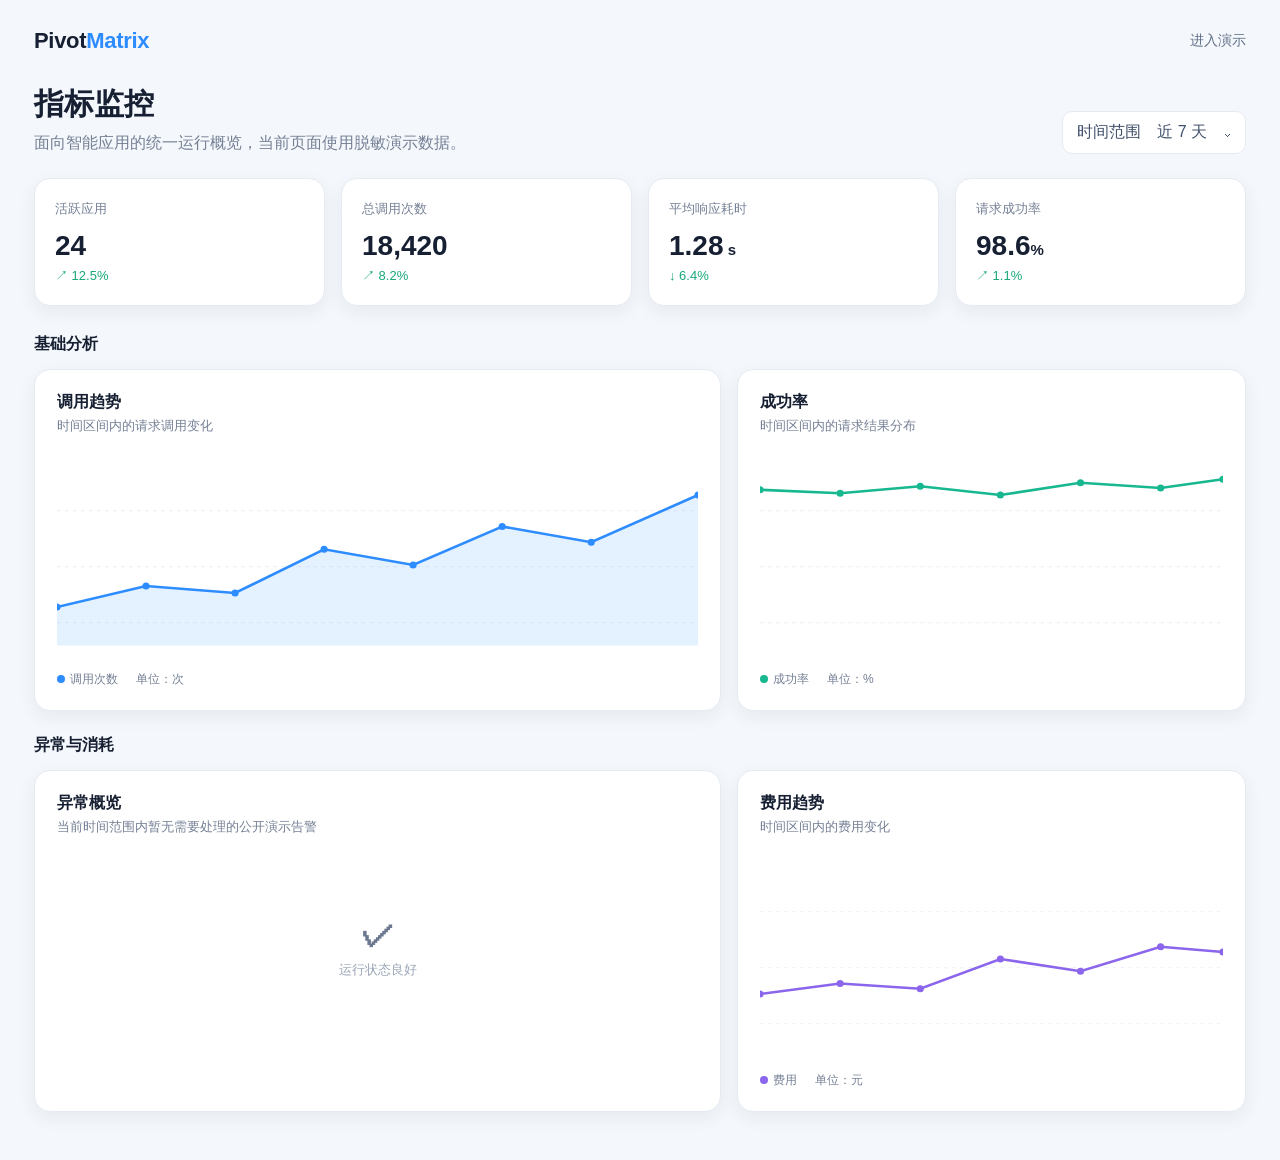
<file: index.html>
<!doctype html>
<html lang="zh-CN">
<head>
  <meta charset="utf-8" />
  <meta name="viewport" content="width=device-width, initial-scale=1" />
  <title>PivotMatrix · 指标监控演示</title>
  <style>
    :root{font-family:Inter,-apple-system,BlinkMacSystemFont,"PingFang SC",sans-serif;color:#172033;background:#f4f7fb;--blue:#2d8cff;--line:#e6ebf3;--muted:#758095;--card:#fff}
    *{box-sizing:border-box}body{margin:0}.shell{max-width:1440px;margin:auto;padding:28px 34px 48px}.top{display:flex;align-items:center;justify-content:space-between;margin-bottom:30px}.brand{font-size:22px;font-weight:750;letter-spacing:-.3px}.brand span{color:var(--blue)}.top a{color:#60708a;text-decoration:none;font-size:14px}.hero{display:flex;justify-content:space-between;gap:24px;align-items:flex-end;margin-bottom:24px}.hero h1{font-size:30px;margin:0 0 8px}.hero p{margin:0;color:var(--muted)}.range{background:#fff;border:1px solid var(--line);border-radius:10px;padding:10px 14px;color:#42516b}.kpis{display:grid;grid-template-columns:repeat(4,1fr);gap:16px;margin-bottom:28px}.kpi,.panel{background:var(--card);border:1px solid var(--line);border-radius:16px;box-shadow:0 6px 18px #213b6410}.kpi{padding:20px}.kpi small{color:var(--muted)}.kpi strong{display:block;font-size:28px;margin:12px 0 4px}.up{color:#18a77a;font-size:13px}.section-title{font-size:16px;font-weight:700;margin:24px 0 14px}.grid{display:grid;grid-template-columns:1.35fr 1fr;gap:16px}.panel{padding:22px;min-height:300px}.panel h2{font-size:16px;margin:0 0 4px}.panel p{margin:0;color:var(--muted);font-size:13px}.chart{height:210px;margin-top:18px}.chart svg{width:100%;height:100%}.legend{display:flex;gap:18px;color:var(--muted);font-size:12px;margin-top:8px}.dot{width:8px;height:8px;border-radius:50%;display:inline-block;margin-right:5px}.empty{display:grid;place-items:center;height:220px;color:#9aa5b6;font-size:13px;text-align:center}.empty b{display:block;color:#6d7890;font-size:34px;margin-bottom:8px}@media(max-width:900px){.shell{padding:22px 16px}.kpis{grid-template-columns:repeat(2,1fr)}.grid{grid-template-columns:1fr}}@media(max-width:560px){.kpis{grid-template-columns:1fr}.hero{display:block}.range{display:inline-block;margin-top:16px}}
  </style>
</head>
<body>
  <main class="shell">
    <header class="top"><div class="brand">Pivot<span>Matrix</span></div><a href="pivotmatrix-login.html">进入演示</a></header>
    <section class="hero"><div><h1>指标监控</h1><p>面向智能应用的统一运行概览，当前页面使用脱敏演示数据。</p></div><div class="range">时间范围　近 7 天　⌄</div></section>
    <section class="kpis"><article class="kpi"><small>活跃应用</small><strong>24</strong><span class="up">↗ 12.5%</span></article><article class="kpi"><small>总调用次数</small><strong>18,420</strong><span class="up">↗ 8.2%</span></article><article class="kpi"><small>平均响应耗时</small><strong>1.28<span style="font-size:15px"> s</span></strong><span class="up">↓ 6.4%</span></article><article class="kpi"><small>请求成功率</small><strong>98.6<span style="font-size:15px">%</span></strong><span class="up">↗ 1.1%</span></article></section>
    <div class="section-title">基础分析</div>
    <section class="grid"><article class="panel"><h2>调用趋势</h2><p>时间区间内的请求调用变化</p><div class="chart"><svg viewBox="0 0 720 240" preserveAspectRatio="none"><path d="M0 194H720M0 130H720M0 66H720" stroke="#e7ecf4" stroke-dasharray="4 5"/><path d="M0 176 L100 152 L200 160 L300 110 L400 128 L500 84 L600 102 L720 48 L720 220 L0 220Z" fill="#2d8cff20"/><path d="M0 176 L100 152 L200 160 L300 110 L400 128 L500 84 L600 102 L720 48" fill="none" stroke="#2d8cff" stroke-width="3"/><g fill="#2d8cff"><circle cx="0" cy="176" r="4"/><circle cx="100" cy="152" r="4"/><circle cx="200" cy="160" r="4"/><circle cx="300" cy="110" r="4"/><circle cx="400" cy="128" r="4"/><circle cx="500" cy="84" r="4"/><circle cx="600" cy="102" r="4"/><circle cx="720" cy="48" r="4"/></g></svg></div><div class="legend"><span><i class="dot" style="background:#2d8cff"></i>调用次数</span><span>单位：次</span></div></article><article class="panel"><h2>成功率</h2><p>时间区间内的请求结果分布</p><div class="chart"><svg viewBox="0 0 520 240" preserveAspectRatio="none"><path d="M0 194H520M0 130H520M0 66H520" stroke="#e7ecf4" stroke-dasharray="4 5"/><path d="M0 42 L90 46 L180 38 L270 48 L360 34 L450 40 L520 30" fill="none" stroke="#17b890" stroke-width="3"/><g fill="#17b890"><circle cx="0" cy="42" r="4"/><circle cx="90" cy="46" r="4"/><circle cx="180" cy="38" r="4"/><circle cx="270" cy="48" r="4"/><circle cx="360" cy="34" r="4"/><circle cx="450" cy="40" r="4"/><circle cx="520" cy="30" r="4"/></g></svg></div><div class="legend"><span><i class="dot" style="background:#17b890"></i>成功率</span><span>单位：%</span></div></article></section>
    <div class="section-title">异常与消耗</div>
    <section class="grid"><article class="panel"><h2>异常概览</h2><p>当前时间范围内暂无需要处理的公开演示告警</p><div class="empty"><div><b>✓</b>运行状态良好</div></div></article><article class="panel"><h2>费用趋势</h2><p>时间区间内的费用变化</p><div class="chart"><svg viewBox="0 0 520 240" preserveAspectRatio="none"><path d="M0 194H520M0 130H520M0 66H520" stroke="#e7ecf4" stroke-dasharray="4 5"/><path d="M0 160 L90 148 L180 154 L270 120 L360 134 L450 106 L520 112" fill="none" stroke="#8b66ec" stroke-width="3"/><g fill="#8b66ec"><circle cx="0" cy="160" r="4"/><circle cx="90" cy="148" r="4"/><circle cx="180" cy="154" r="4"/><circle cx="270" cy="120" r="4"/><circle cx="360" cy="134" r="4"/><circle cx="450" cy="106" r="4"/><circle cx="520" cy="112" r="4"/></g></svg></div><div class="legend"><span><i class="dot" style="background:#8b66ec"></i>费用</span><span>单位：元</span></div></article></section>
  </main>
</body>
</html>
</file>
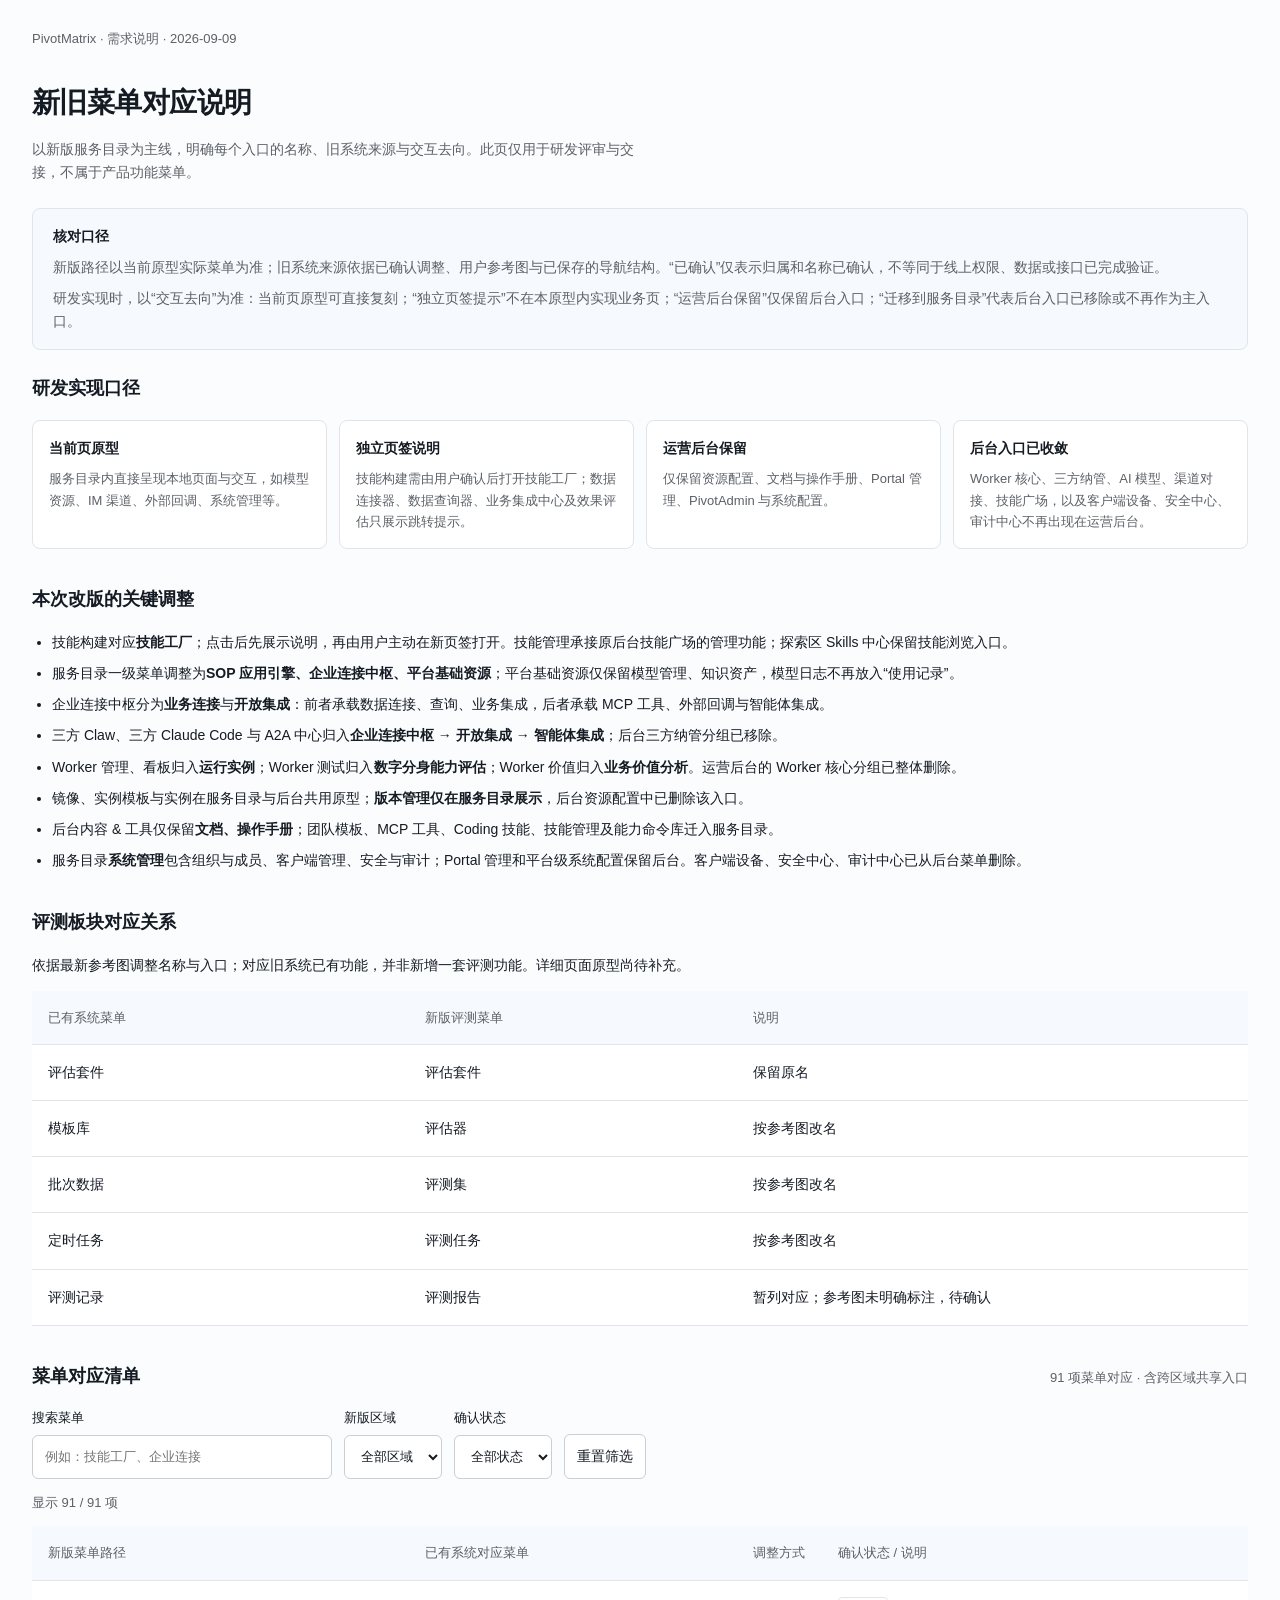
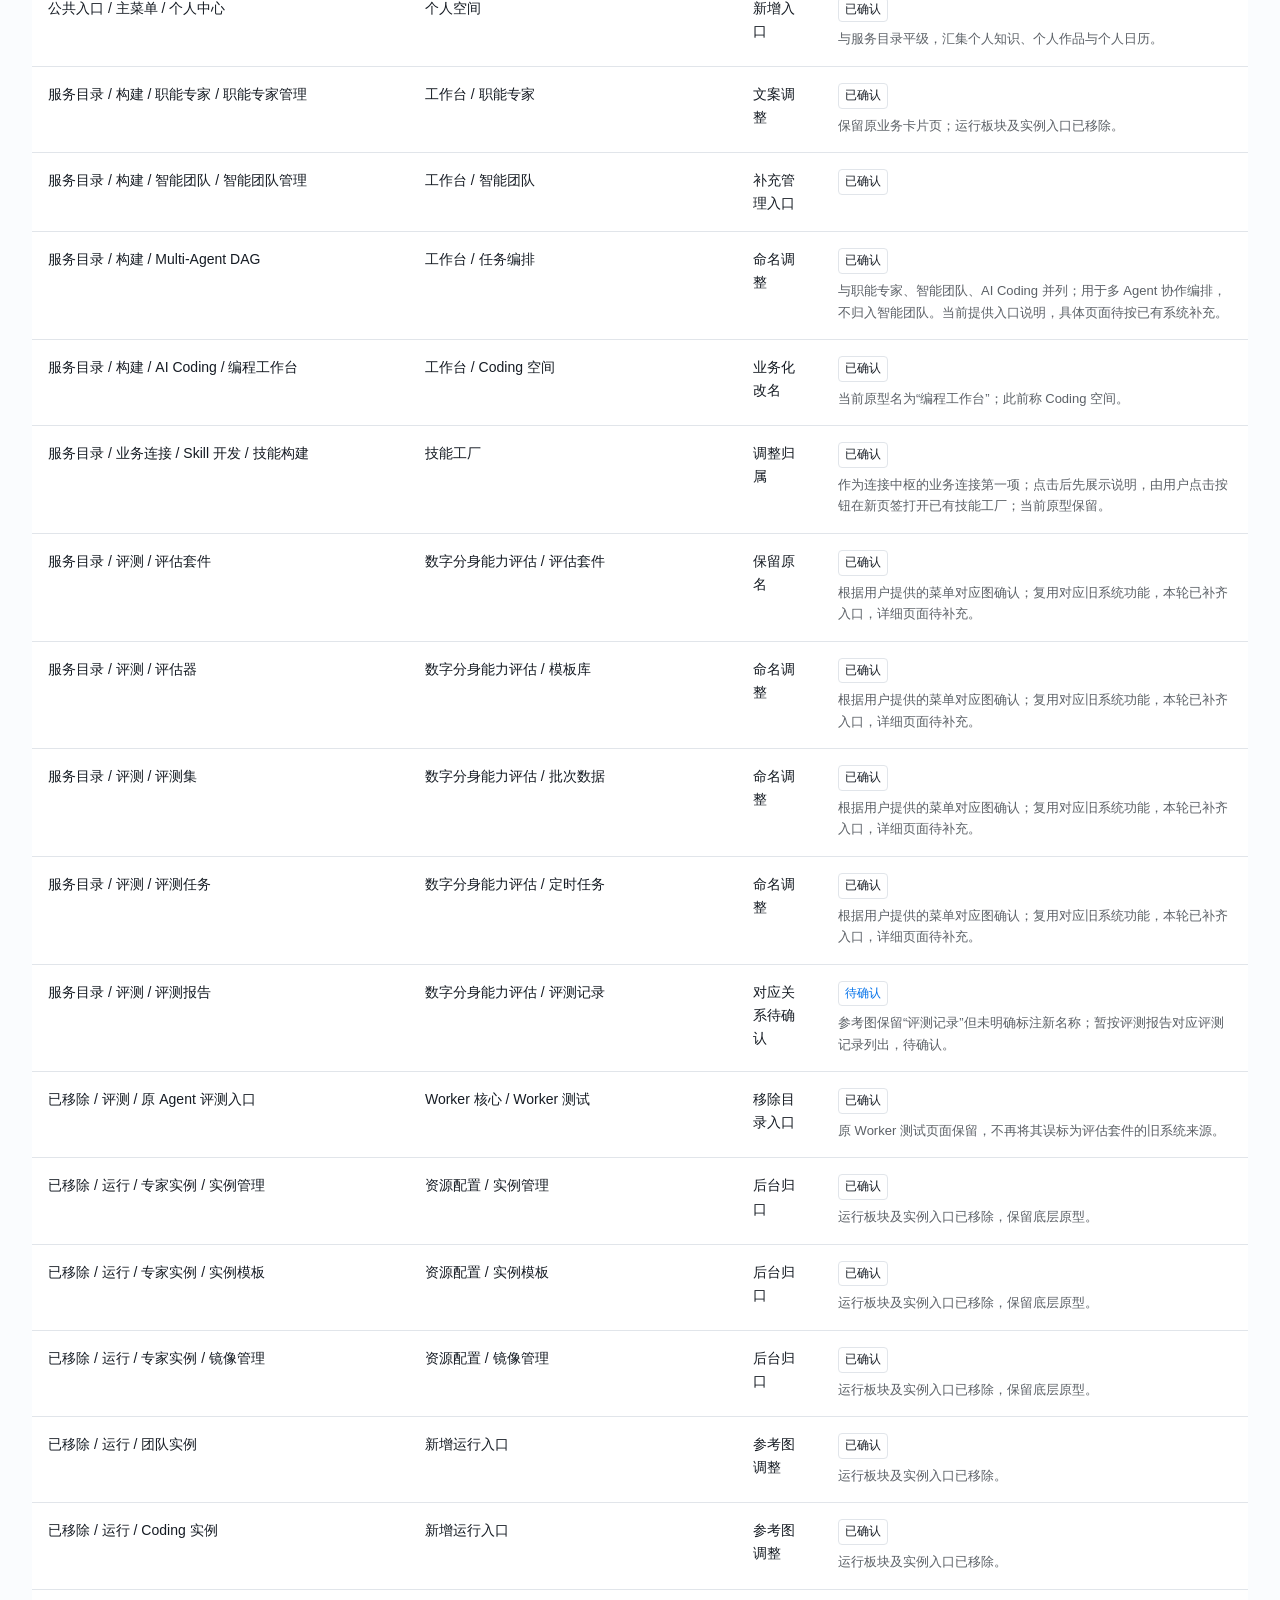
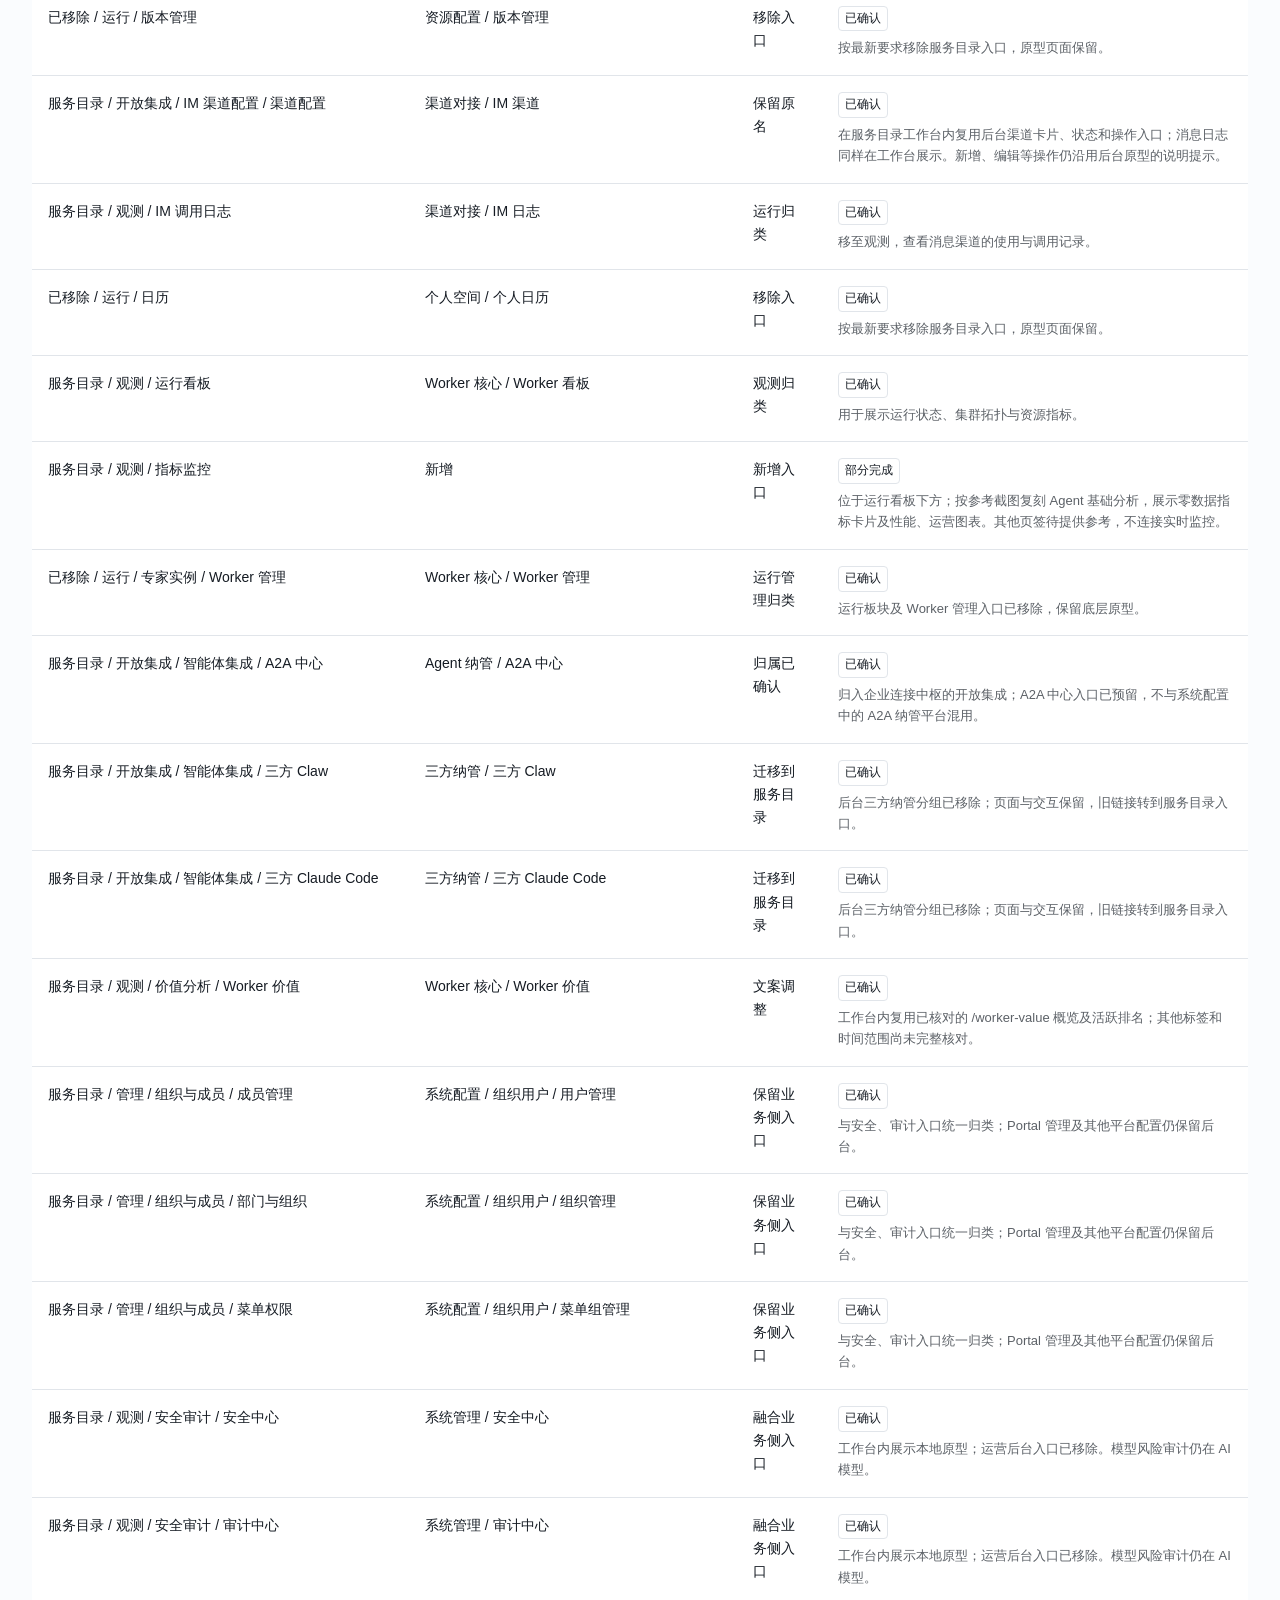
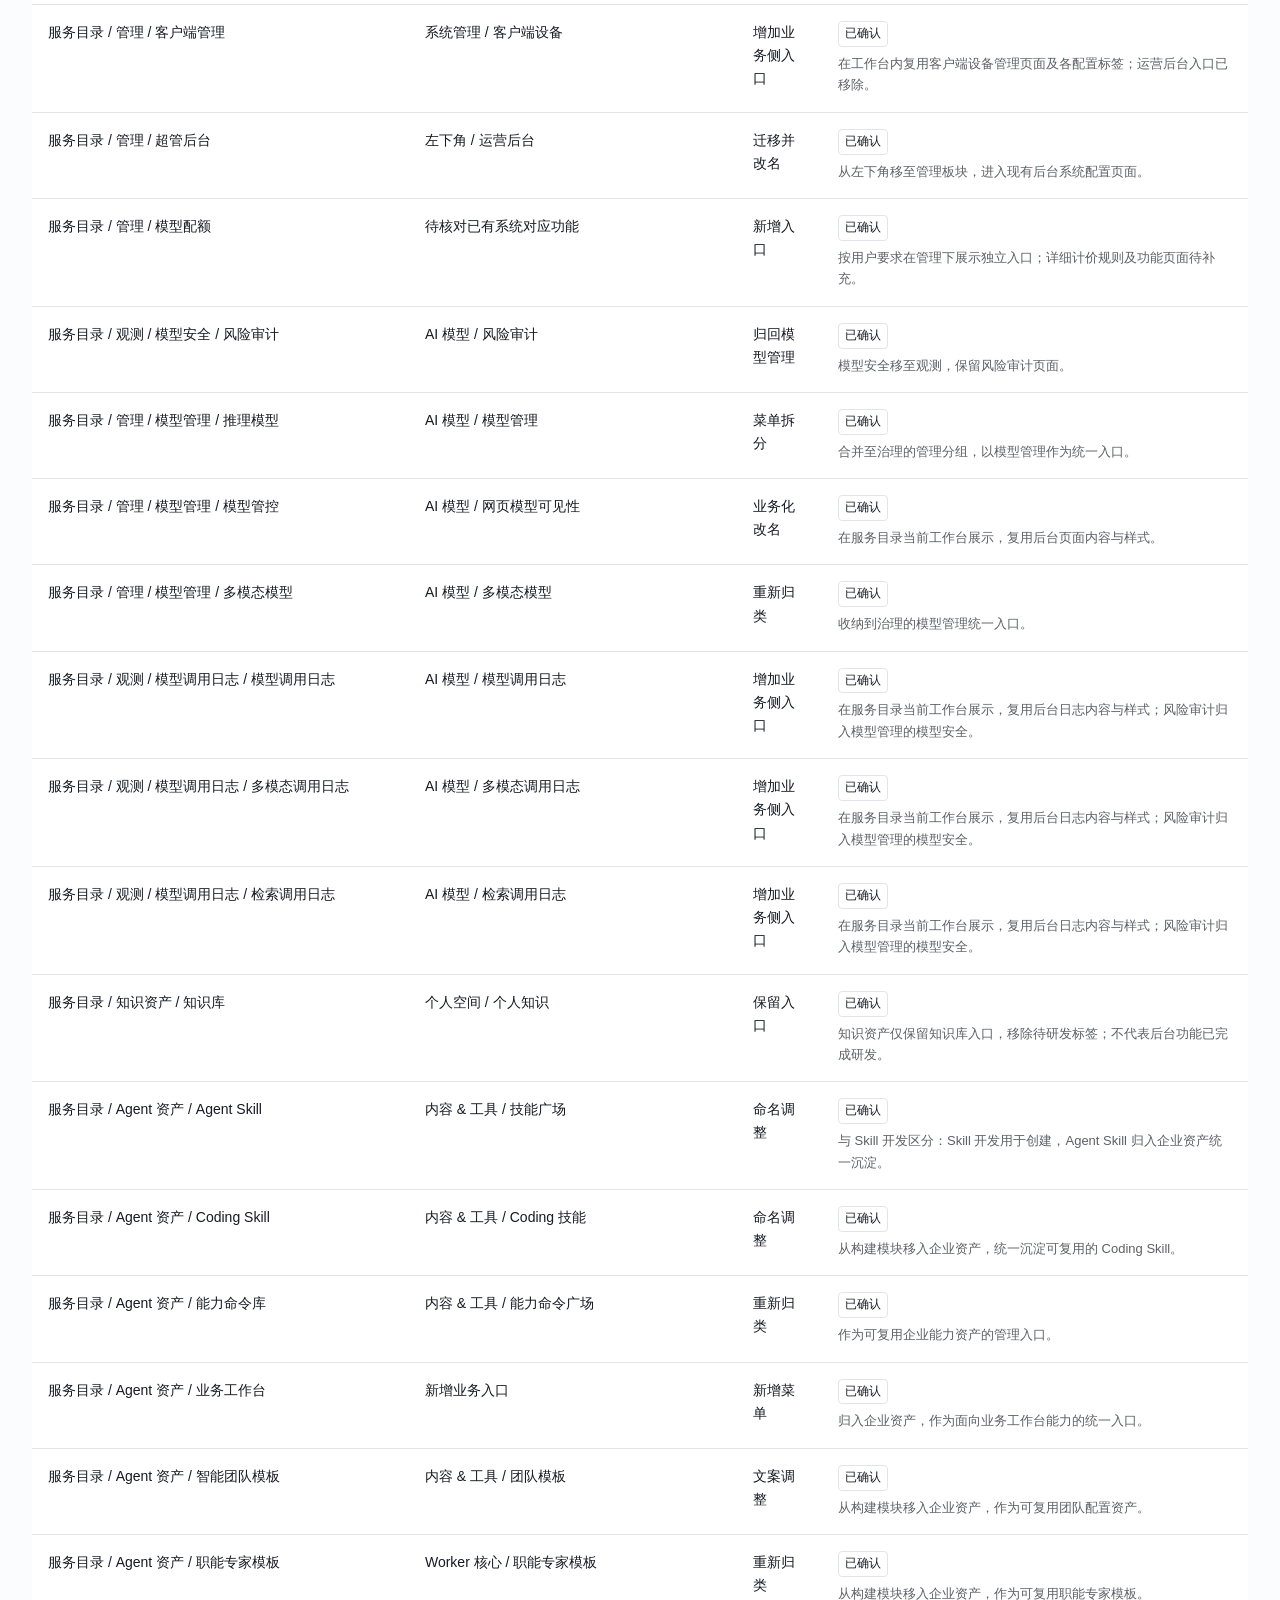
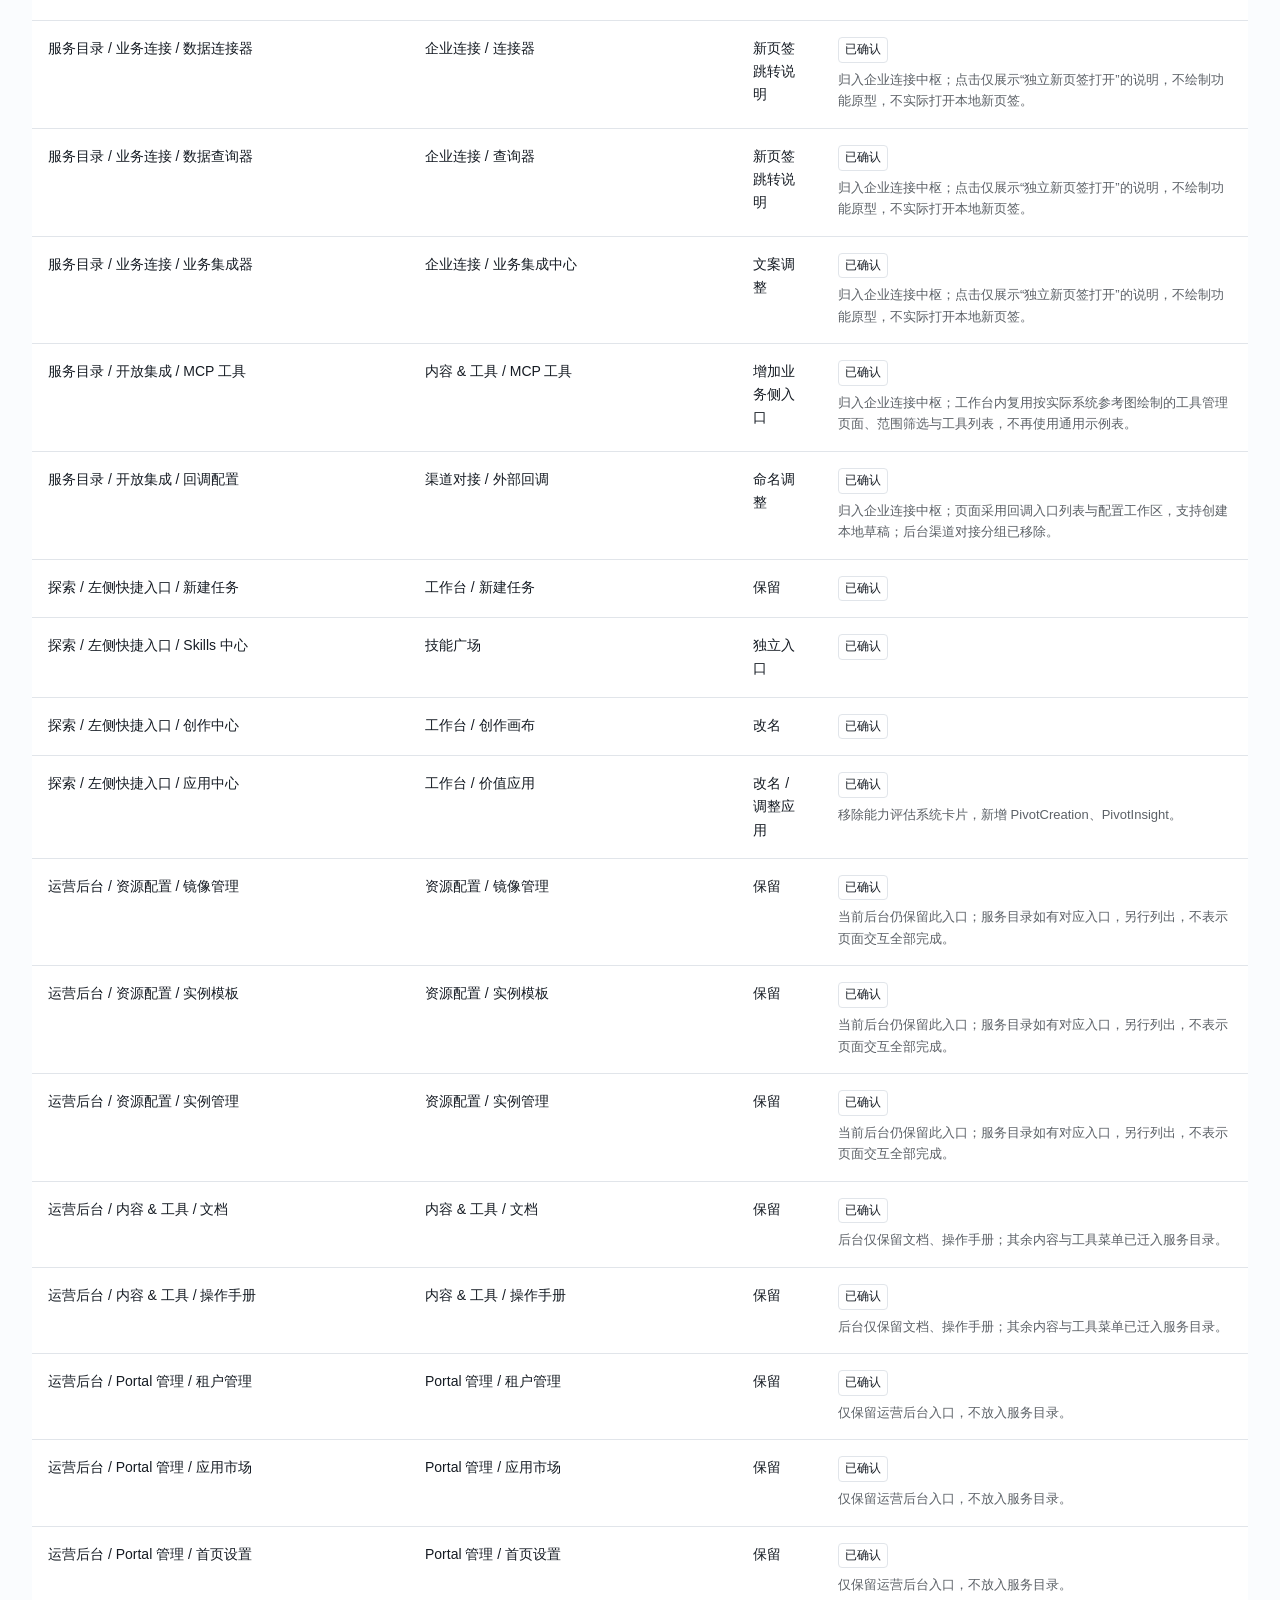
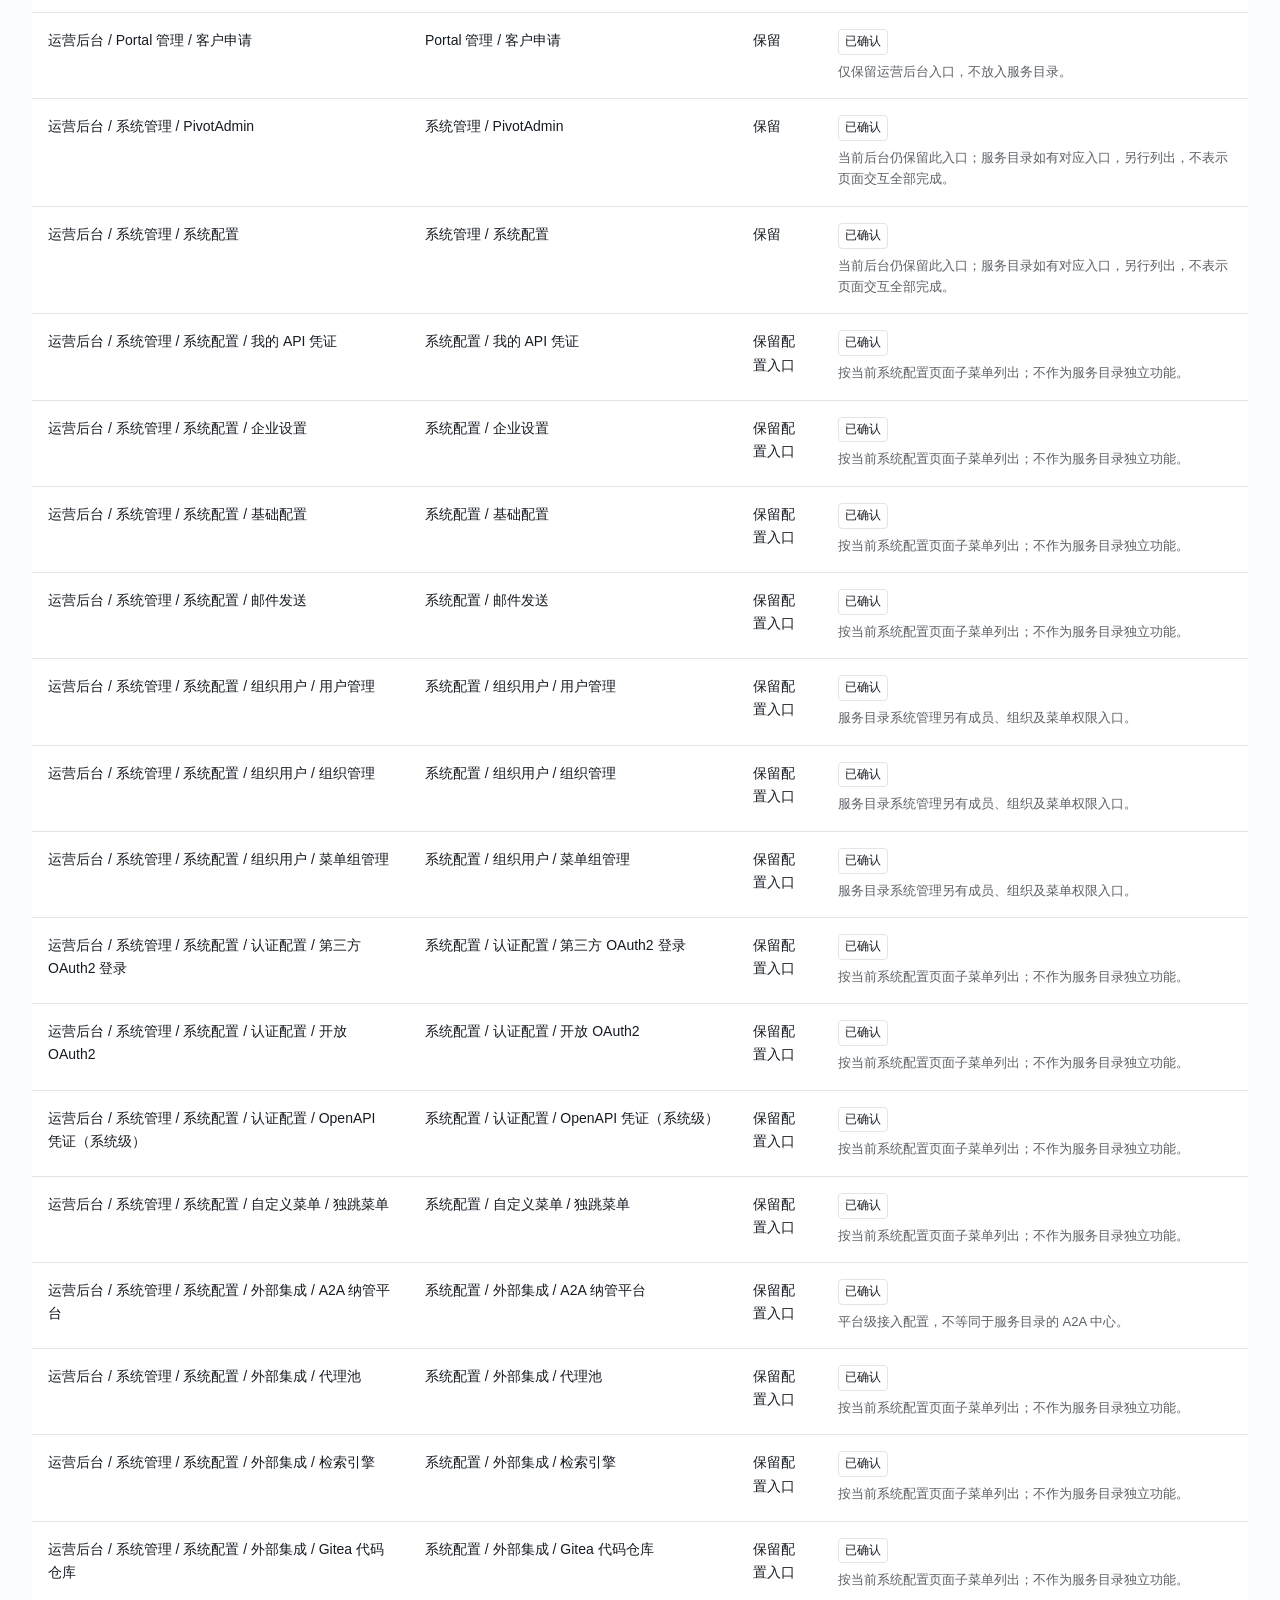
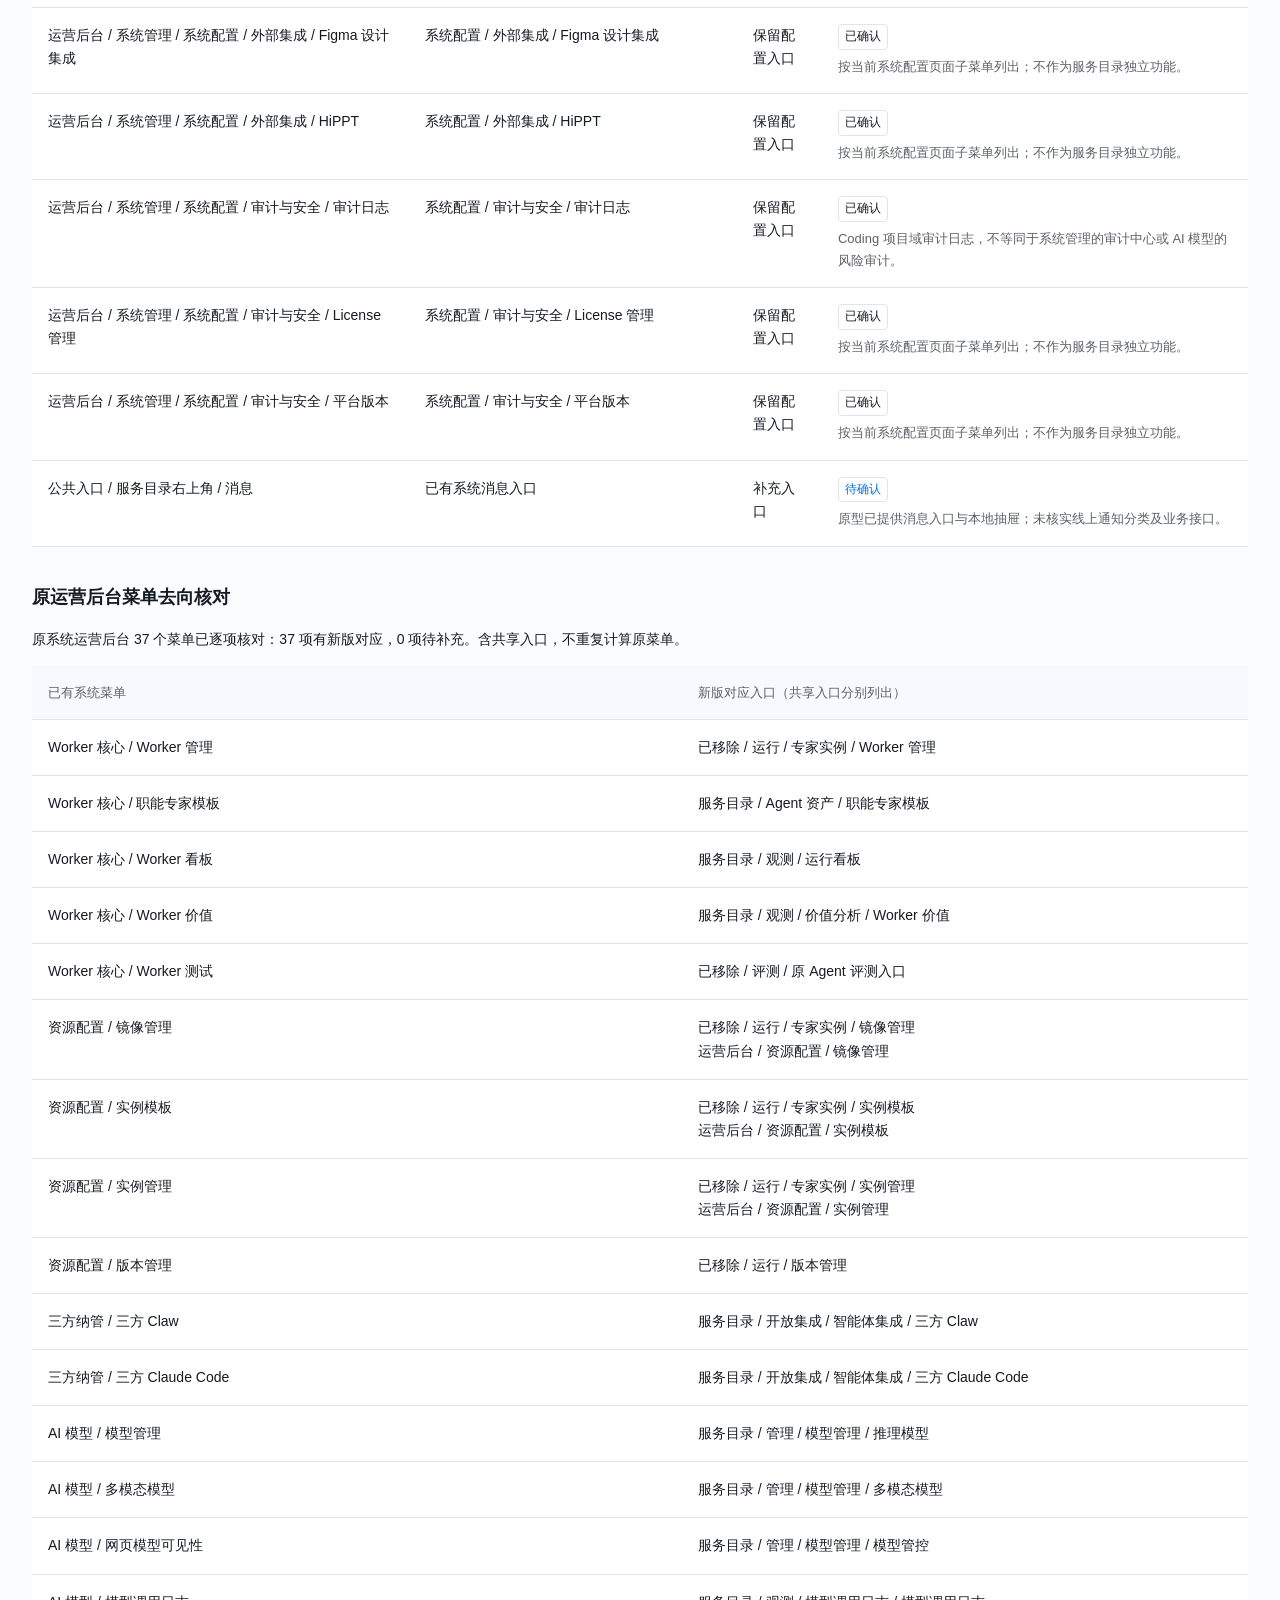
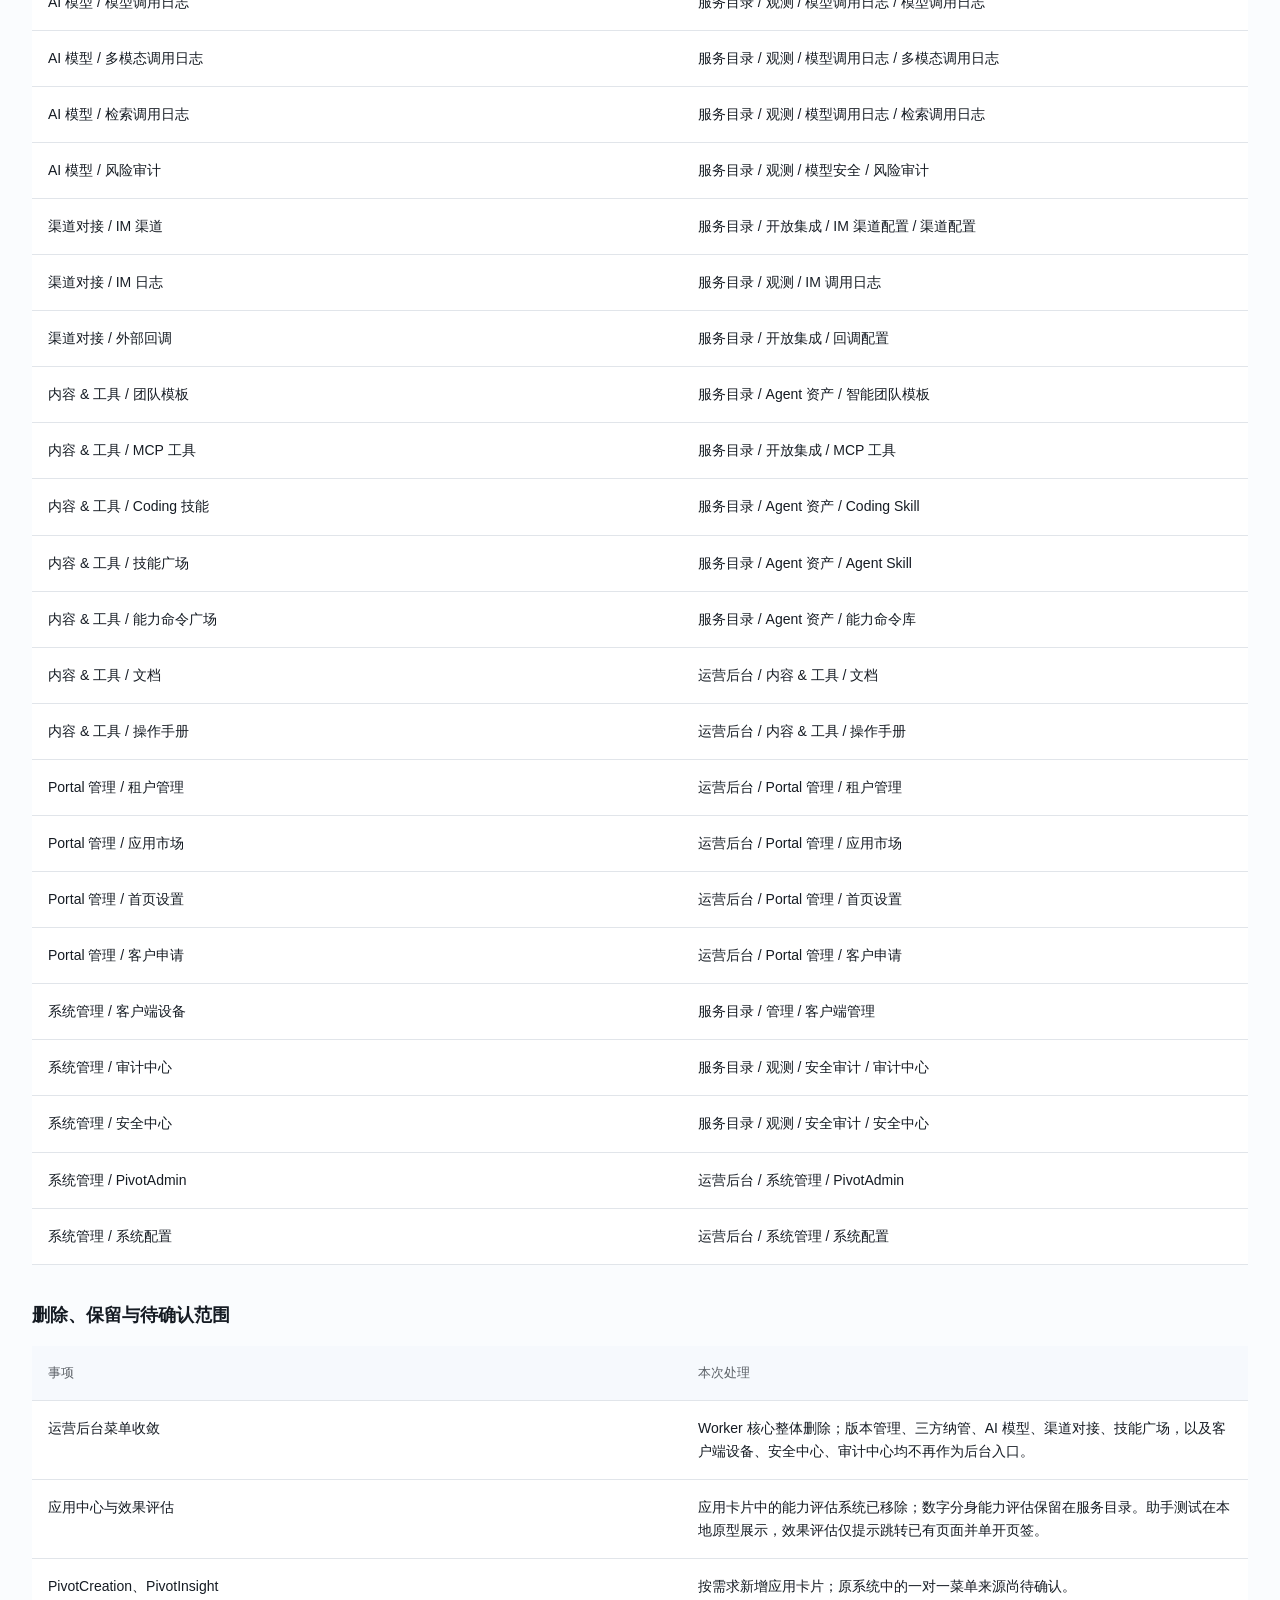
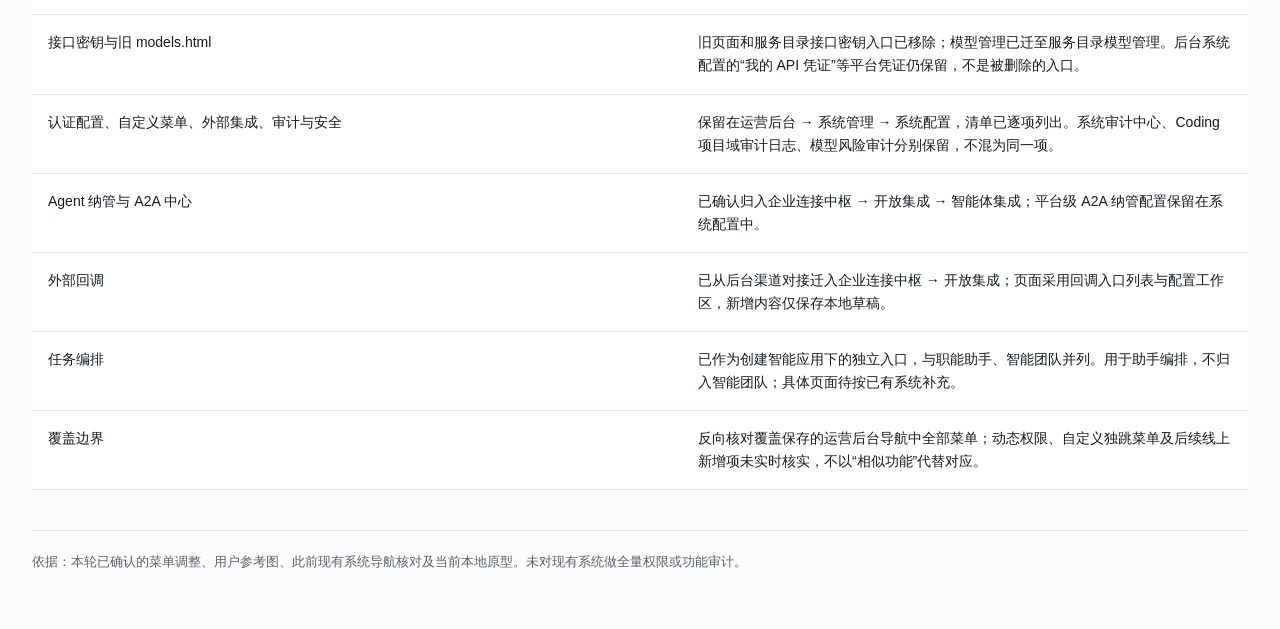
<file: menu-correspondence.html>
<!doctype html>
<html lang="zh-CN">
<head>
  <meta charset="UTF-8">
  <meta name="viewport" content="width=device-width,initial-scale=1">
  <title>新旧菜单对应说明 · PivotMatrix</title>
  <link rel="stylesheet" href="tokens.css?v=5aa9710f551ea47b">
  <link rel="stylesheet" href="menu-correspondence.css?v=5aa9710f551ea47b">
</head>
<body>
  <main>
    <header class="document-nav"><span>PivotMatrix · 需求说明 · 2026-09-09</span></header>
    <h1>新旧菜单对应说明</h1>
    <p class="lede">以新版服务目录为主线，明确每个入口的名称、旧系统来源与交互去向。此页仅用于研发评审与交接，不属于产品功能菜单。</p>
    <aside class="reading-note"><strong>核对口径</strong><p>新版路径以当前原型实际菜单为准；旧系统来源依据已确认调整、用户参考图与已保存的导航结构。“已确认”仅表示归属和名称已确认，不等同于线上权限、数据或接口已完成验证。</p><p>研发实现时，以“交互去向”为准：当前页原型可直接复刻；“独立页签提示”不在本原型内实现业务页；“运营后台保留”仅保留后台入口；“迁移到服务目录”代表后台入口已移除或不再作为主入口。</p></aside>
    <section class="implementation-summary" aria-labelledby="implementation-title"><h2 id="implementation-title">研发实现口径</h2><div class="implementation-grid">
      <article><strong>当前页原型</strong><p>服务目录内直接呈现本地页面与交互，如模型资源、IM 渠道、外部回调、系统管理等。</p></article>
      <article><strong>独立页签说明</strong><p>技能构建需由用户确认后打开技能工厂；数据连接器、数据查询器、业务集成中心及效果评估只展示跳转提示。</p></article>
      <article><strong>运营后台保留</strong><p>仅保留资源配置、文档与操作手册、Portal 管理、PivotAdmin 与系统配置。</p></article>
      <article><strong>后台入口已收敛</strong><p>Worker 核心、三方纳管、AI 模型、渠道对接、技能广场，以及客户端设备、安全中心、审计中心不再出现在运营后台。</p></article>
    </div></section>
    <section aria-labelledby="decisions-title"><h2 id="decisions-title">本次改版的关键调整</h2><ul>
      <li>技能构建对应<strong>技能工厂</strong>；点击后先展示说明，再由用户主动在新页签打开。技能管理承接原后台技能广场的管理功能；探索区 Skills 中心保留技能浏览入口。</li>
      <li>服务目录一级菜单调整为<strong>SOP 应用引擎、企业连接中枢、平台基础资源</strong>；平台基础资源仅保留模型管理、知识资产，模型日志不再放入“使用记录”。</li>
      <li>企业连接中枢分为<strong>业务连接</strong>与<strong>开放集成</strong>：前者承载数据连接、查询、业务集成，后者承载 MCP 工具、外部回调与智能体集成。</li>
      <li>三方 Claw、三方 Claude Code 与 A2A 中心归入<strong>企业连接中枢 → 开放集成 → 智能体集成</strong>；后台三方纳管分组已移除。</li>
      <li>Worker 管理、看板归入<strong>运行实例</strong>；Worker 测试归入<strong>数字分身能力评估</strong>；Worker 价值归入<strong>业务价值分析</strong>。运营后台的 Worker 核心分组已整体删除。</li>
      <li>镜像、实例模板与实例在服务目录与后台共用原型；<strong>版本管理仅在服务目录展示</strong>，后台资源配置中已删除该入口。</li>
      <li>后台内容 &amp; 工具仅保留<strong>文档、操作手册</strong>；团队模板、MCP 工具、Coding 技能、技能管理及能力命令库迁入服务目录。</li>
      <li>服务目录<strong>系统管理</strong>包含组织与成员、客户端管理、安全与审计；Portal 管理和平台级系统配置保留后台。客户端设备、安全中心、审计中心已从后台菜单删除。</li>
    </ul></section>
    <section aria-labelledby="evaluation-mapping-title">
      <h2 id="evaluation-mapping-title">评测板块对应关系</h2>
      <p>依据最新参考图调整名称与入口；对应旧系统已有功能，并非新增一套评测功能。详细页面原型尚待补充。</p>
      <table><thead><tr><th>已有系统菜单</th><th>新版评测菜单</th><th>说明</th></tr></thead><tbody>
        <tr><td>评估套件</td><td>评估套件</td><td>保留原名</td></tr>
        <tr><td>模板库</td><td>评估器</td><td>按参考图改名</td></tr>
        <tr><td>批次数据</td><td>评测集</td><td>按参考图改名</td></tr>
        <tr><td>定时任务</td><td>评测任务</td><td>按参考图改名</td></tr>
        <tr><td>评测记录</td><td>评测报告</td><td>暂列对应；参考图未明确标注，待确认</td></tr>
      </tbody></table>
    </section>
    <section aria-labelledby="mapping-title">
      <div class="section-heading"><h2 id="mapping-title">菜单对应清单</h2><span id="summary"></span></div>
      <div class="filters"><label>搜索菜单<input type="search" id="search" placeholder="例如：技能工厂、企业连接"></label><label>新版区域<select id="area"><option value="">全部区域</option><option>服务目录</option><option>探索</option><option>运营后台</option><option>公共入口</option><option>待归属</option></select></label><label>确认状态<select id="status"><option value="">全部状态</option><option>已确认</option><option>待确认</option></select></label><button id="reset" type="button">重置筛选</button></div>
      <p id="result-count" role="status"></p>
      <table><thead><tr><th>新版菜单路径</th><th>已有系统对应菜单</th><th>调整方式</th><th>确认状态 / 说明</th></tr></thead><tbody id="mapping-rows"></tbody></table>
      <div id="empty" hidden><h3>没有匹配的菜单</h3><p>试试其他关键词，或重置筛选查看全部对应关系。</p></div>
    </section>
    <section aria-labelledby="reverse-title"><h2 id="reverse-title">原运营后台菜单去向核对</h2><p id="coverage-summary" role="status"></p><table><thead><tr><th>已有系统菜单</th><th>新版对应入口（共享入口分别列出）</th></tr></thead><tbody id="reverse-rows"></tbody></table></section>
    <section aria-labelledby="scope-title"><h2 id="scope-title">删除、保留与待确认范围</h2><table><thead><tr><th>事项</th><th>本次处理</th></tr></thead><tbody>
      <tr><td>运营后台菜单收敛</td><td>Worker 核心整体删除；版本管理、三方纳管、AI 模型、渠道对接、技能广场，以及客户端设备、安全中心、审计中心均不再作为后台入口。</td></tr>
      <tr><td>应用中心与效果评估</td><td>应用卡片中的能力评估系统已移除；数字分身能力评估保留在服务目录。助手测试在本地原型展示，效果评估仅提示跳转已有页面并单开页签。</td></tr>
      <tr><td>PivotCreation、PivotInsight</td><td>按需求新增应用卡片；原系统中的一对一菜单来源尚待确认。</td></tr>
      <tr><td>接口密钥与旧 models.html</td><td>旧页面和服务目录接口密钥入口已移除；模型管理已迁至服务目录模型管理。后台系统配置的“我的 API 凭证”等平台凭证仍保留，不是被删除的入口。</td></tr>
      <tr><td>认证配置、自定义菜单、外部集成、审计与安全</td><td>保留在运营后台 → 系统管理 → 系统配置，清单已逐项列出。系统审计中心、Coding 项目域审计日志、模型风险审计分别保留，不混为同一项。</td></tr>
      <tr><td>Agent 纳管与 A2A 中心</td><td>已确认归入企业连接中枢 → 开放集成 → 智能体集成；平台级 A2A 纳管配置保留在系统配置中。</td></tr>
      <tr><td>外部回调</td><td>已从后台渠道对接迁入企业连接中枢 → 开放集成；页面采用回调入口列表与配置工作区，新增内容仅保存本地草稿。</td></tr>
      <tr><td>任务编排</td><td>已作为创建智能应用下的独立入口，与职能助手、智能团队并列。用于助手编排，不归入智能团队；具体页面待按已有系统补充。</td></tr>
      <tr><td>覆盖边界</td><td>反向核对覆盖保存的运营后台导航中全部菜单；动态权限、自定义独跳菜单及后续线上新增项未实时核实，不以“相似功能”代替对应。</td></tr>
    </tbody></table></section>
    <footer>依据：本轮已确认的菜单调整、用户参考图、此前现有系统导航核对及当前本地原型。未对现有系统做全量权限或功能审计。</footer>
  </main>
  <script src="menu-correspondence.js?v=5aa9710f551ea47b"></script>
</body>
</html>
</file>
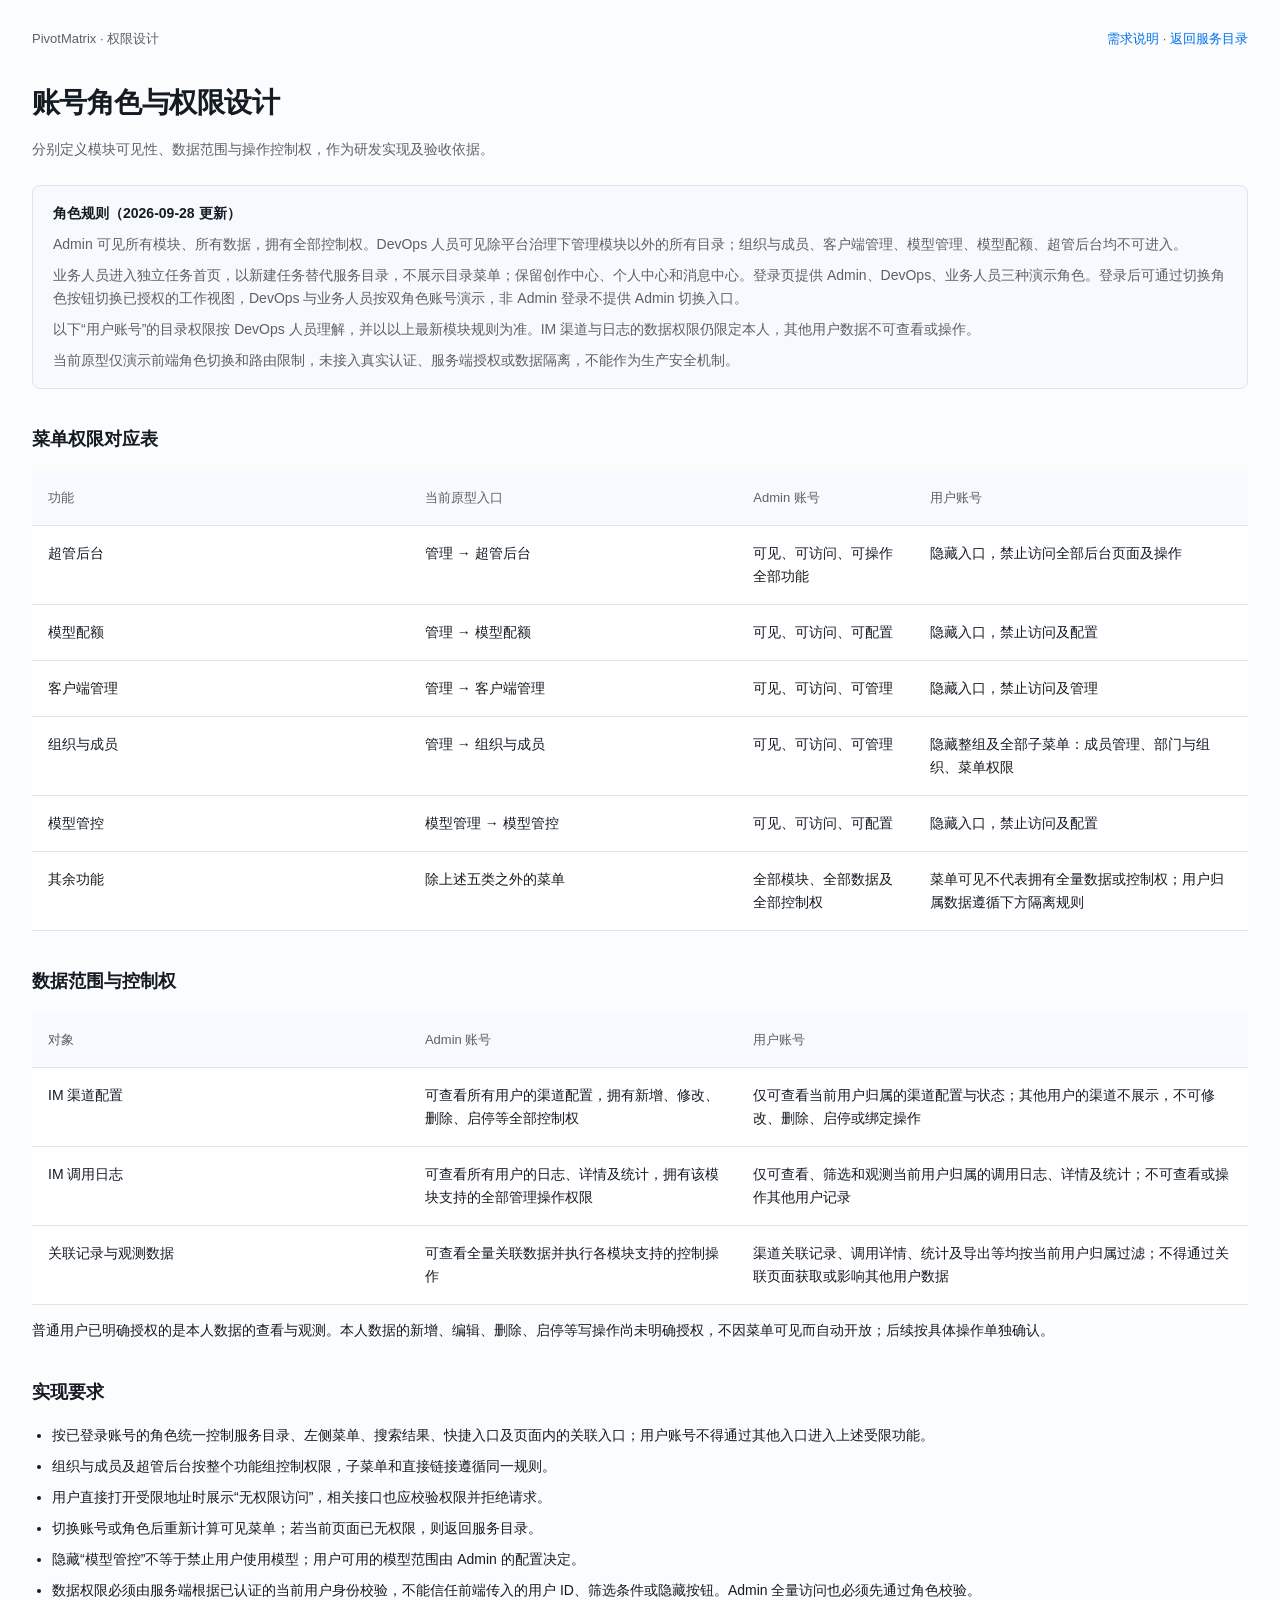
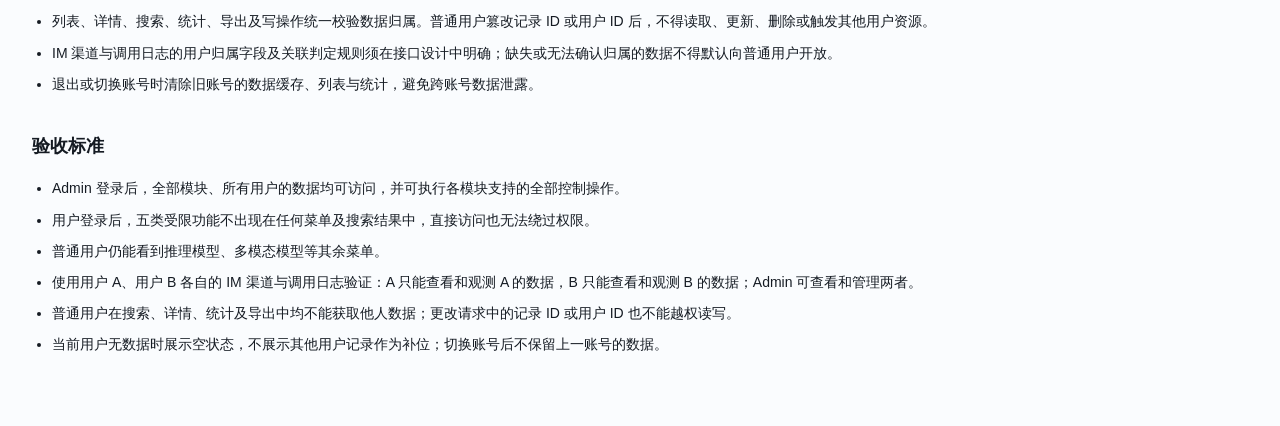
<file: permission-design.html>
<!doctype html>
<html lang="zh-CN">
<head>
  <meta charset="UTF-8">
  <meta name="viewport" content="width=device-width,initial-scale=1">
  <title>权限设计 · PivotMatrix</title>
  <link rel="stylesheet" href="tokens.css?v=5aa9710f551ea47b">
  <link rel="stylesheet" href="menu-correspondence.css?v=5aa9710f551ea47b">
</head>
<body>
  <main>
    <header class="document-nav"><span>PivotMatrix · 权限设计</span><nav><a href="menu-correspondence.html">需求说明</a> · <a href="pivotmatrix-home.html">返回服务目录</a></nav></header>
    <h1>账号角色与权限设计</h1>
    <p class="lede">分别定义模块可见性、数据范围与操作控制权，作为研发实现及验收依据。</p>
    <aside class="reading-note"><strong>角色规则（2026-09-28 更新）</strong><p>Admin 可见所有模块、所有数据，拥有全部控制权。DevOps 人员可见除平台治理下管理模块以外的所有目录；组织与成员、客户端管理、模型管理、模型配额、超管后台均不可进入。</p><p>业务人员进入独立任务首页，以新建任务替代服务目录，不展示目录菜单；保留创作中心、个人中心和消息中心。登录页提供 Admin、DevOps、业务人员三种演示角色。登录后可通过切换角色按钮切换已授权的工作视图，DevOps 与业务人员按双角色账号演示，非 Admin 登录不提供 Admin 切换入口。</p><p>以下“用户账号”的目录权限按 DevOps 人员理解，并以以上最新模块规则为准。IM 渠道与日志的数据权限仍限定本人，其他用户数据不可查看或操作。</p><p>当前原型仅演示前端角色切换和路由限制，未接入真实认证、服务端授权或数据隔离，不能作为生产安全机制。</p></aside>
    <section aria-labelledby="matrix-title">
      <h2 id="matrix-title">菜单权限对应表</h2>
      <table>
        <thead><tr><th>功能</th><th>当前原型入口</th><th>Admin 账号</th><th>用户账号</th></tr></thead>
        <tbody>
          <tr><td>超管后台</td><td>管理 → 超管后台</td><td>可见、可访问、可操作全部功能</td><td>隐藏入口，禁止访问全部后台页面及操作</td></tr>
          <tr><td>模型配额</td><td>管理 → 模型配额</td><td>可见、可访问、可配置</td><td>隐藏入口，禁止访问及配置</td></tr>
          <tr><td>客户端管理</td><td>管理 → 客户端管理</td><td>可见、可访问、可管理</td><td>隐藏入口，禁止访问及管理</td></tr>
          <tr><td>组织与成员</td><td>管理 → 组织与成员</td><td>可见、可访问、可管理</td><td>隐藏整组及全部子菜单：成员管理、部门与组织、菜单权限</td></tr>
          <tr><td>模型管控</td><td>模型管理 → 模型管控</td><td>可见、可访问、可配置</td><td>隐藏入口，禁止访问及配置</td></tr>
          <tr><td>其余功能</td><td>除上述五类之外的菜单</td><td>全部模块、全部数据及全部控制权</td><td>菜单可见不代表拥有全量数据或控制权；用户归属数据遵循下方隔离规则</td></tr>
        </tbody>
      </table>
    </section>
    <section aria-labelledby="data-title">
      <h2 id="data-title">数据范围与控制权</h2>
      <table>
        <thead><tr><th>对象</th><th>Admin 账号</th><th>用户账号</th></tr></thead>
        <tbody>
          <tr><td>IM 渠道配置</td><td>可查看所有用户的渠道配置，拥有新增、修改、删除、启停等全部控制权</td><td>仅可查看当前用户归属的渠道配置与状态；其他用户的渠道不展示，不可修改、删除、启停或绑定操作</td></tr>
          <tr><td>IM 调用日志</td><td>可查看所有用户的日志、详情及统计，拥有该模块支持的全部管理操作权限</td><td>仅可查看、筛选和观测当前用户归属的调用日志、详情及统计；不可查看或操作其他用户记录</td></tr>
          <tr><td>关联记录与观测数据</td><td>可查看全量关联数据并执行各模块支持的控制操作</td><td>渠道关联记录、调用详情、统计及导出等均按当前用户归属过滤；不得通过关联页面获取或影响其他用户数据</td></tr>
        </tbody>
      </table>
      <p>普通用户已明确授权的是本人数据的查看与观测。本人数据的新增、编辑、删除、启停等写操作尚未明确授权，不因菜单可见而自动开放；后续按具体操作单独确认。</p>
    </section>
    <section aria-labelledby="implementation-title">
      <h2 id="implementation-title">实现要求</h2>
      <ul>
        <li>按已登录账号的角色统一控制服务目录、左侧菜单、搜索结果、快捷入口及页面内的关联入口；用户账号不得通过其他入口进入上述受限功能。</li>
        <li>组织与成员及超管后台按整个功能组控制权限，子菜单和直接链接遵循同一规则。</li>
        <li>用户直接打开受限地址时展示“无权限访问”，相关接口也应校验权限并拒绝请求。</li>
        <li>切换账号或角色后重新计算可见菜单；若当前页面已无权限，则返回服务目录。</li>
        <li>隐藏“模型管控”不等于禁止用户使用模型；用户可用的模型范围由 Admin 的配置决定。</li>
        <li>数据权限必须由服务端根据已认证的当前用户身份校验，不能信任前端传入的用户 ID、筛选条件或隐藏按钮。Admin 全量访问也必须先通过角色校验。</li>
        <li>列表、详情、搜索、统计、导出及写操作统一校验数据归属。普通用户篡改记录 ID 或用户 ID 后，不得读取、更新、删除或触发其他用户资源。</li>
        <li>IM 渠道与调用日志的用户归属字段及关联判定规则须在接口设计中明确；缺失或无法确认归属的数据不得默认向普通用户开放。</li>
        <li>退出或切换账号时清除旧账号的数据缓存、列表与统计，避免跨账号数据泄露。</li>
      </ul>
    </section>
    <section aria-labelledby="acceptance-title">
      <h2 id="acceptance-title">验收标准</h2>
      <ul>
        <li>Admin 登录后，全部模块、所有用户的数据均可访问，并可执行各模块支持的全部控制操作。</li>
        <li>用户登录后，五类受限功能不出现在任何菜单及搜索结果中，直接访问也无法绕过权限。</li>
        <li>普通用户仍能看到推理模型、多模态模型等其余菜单。</li>
        <li>使用用户 A、用户 B 各自的 IM 渠道与调用日志验证：A 只能查看和观测 A 的数据，B 只能查看和观测 B 的数据；Admin 可查看和管理两者。</li>
        <li>普通用户在搜索、详情、统计及导出中均不能获取他人数据；更改请求中的记录 ID 或用户 ID 也不能越权读写。</li>
        <li>当前用户无数据时展示空状态，不展示其他用户记录作为补位；切换账号后不保留上一账号的数据。</li>
      </ul>
    </section>
  </main>
</body>
</html>
</file>
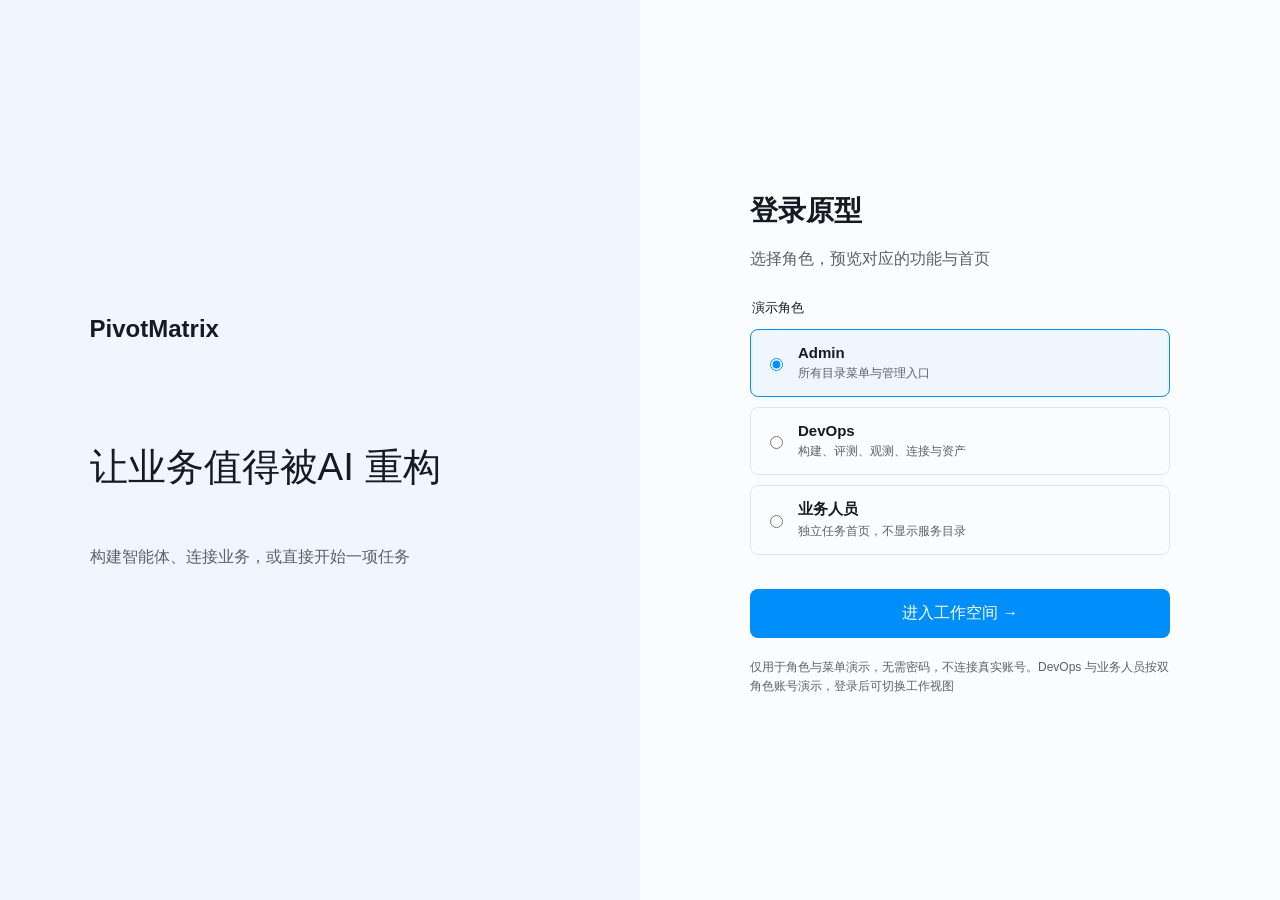
<file: pivotmatrix-login.html>
<!DOCTYPE html>
<html lang="zh-CN">
<head>
  <meta charset="UTF-8"><meta name="viewport" content="width=device-width, initial-scale=1">
  <title>PivotMatrix · 登录</title>
  <link rel="stylesheet" href="tokens.css?v=5aa9710f551ea47b">
  <link rel="stylesheet" href="pivotmatrix-roles.css?v=5aa9710f551ea47b">
</head>
<body class="role-login">
  <main class="login-layout">
    <section class="login-brand"><span>PivotMatrix</span><h1>让业务值得被AI 重构</h1><p>构建智能体、连接业务，或直接开始一项任务</p></section>
    <section class="login-panel" aria-labelledby="login-title">
      <p class="login-notice" role="status" hidden>你已退出登录，请选择角色重新进入</p>
      <h2 id="login-title">登录原型</h2><p class="login-subtitle">选择角色，预览对应的功能与首页</p>
      <form id="role-login-form">
        <fieldset><legend>演示角色</legend>
          <label><input type="radio" name="role" value="admin" checked><span><strong>Admin</strong><small>所有目录菜单与管理入口</small></span></label>
          <label><input type="radio" name="role" value="devops"><span><strong>DevOps</strong><small>构建、评测、观测、连接与资产</small></span></label>
          <label><input type="radio" name="role" value="business"><span><strong>业务人员</strong><small>独立任务首页，不显示服务目录</small></span></label>
        </fieldset>
        <button class="role-primary" type="submit">进入工作空间 →</button>
      </form>
      <p class="login-disclaimer">仅用于角色与菜单演示，无需密码，不连接真实账号。DevOps 与业务人员按双角色账号演示，登录后可切换工作视图</p>
    </section>
  </main>
  <script>
    if(location.hash==='#signed-out')document.querySelector('.login-notice').hidden=false;
    document.querySelector('form').addEventListener('submit',event=>{
      event.preventDefault();
      const role=new FormData(event.currentTarget).get('role');
      try{sessionStorage.setItem('pivotmatrix-demo-role',role);sessionStorage.setItem('pivotmatrix-demo-available-roles',JSON.stringify(role==='admin'?['admin','devops','business']:['devops','business']));}catch(error){document.querySelector('.login-disclaimer').textContent='浏览器未允许保存登录状态，请允许本站存储后重试';return;}
      location.href='pivotmatrix-home.html'+(role==='business'?'#business-home':'');
    });
  </script>
</body></html>
</file>
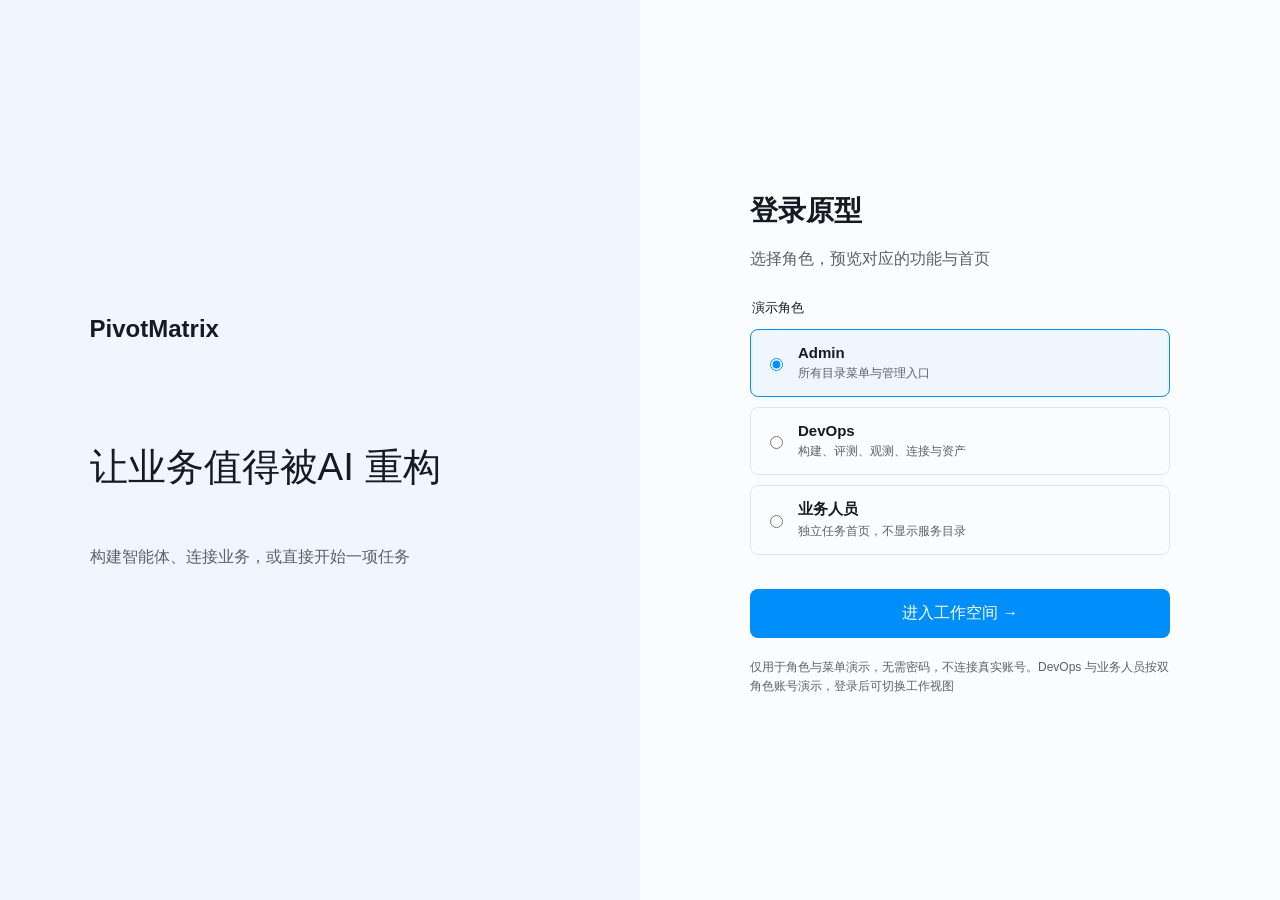
<file: settings.html>
<!DOCTYPE html>
<html lang="zh-CN">
<head>
  <meta charset="UTF-8">
  <meta name="viewport" content="width=device-width, initial-scale=1.0">
  <title>运营后台 · PivotMatrix</title>
  <script src="pivotmatrix-role-guard.js?v=5aa9710f551ea47b"></script>
  <style>
    html,
    body {
      min-height: 100%;
      margin: 0;
      background: #ffffff;
    }
  </style>
</head>
<body></body>
</html>
</file>
<file: tokens.css>
/* Hallmark · pre-emit critique: P5 H5 E5 S5 R5 V4 */
/* Hallmark · genre: modern-minimal · macrostructure: Workbench shell + Index-First catalogue · theme: studied-DNA (source: user service-catalog image) · enrichment: none · nav: N3 Side-rail · footer: sidebar utility footer */
:root {
  --color-paper: oklch(99% 0.003 250);
  --color-surface: oklch(100% 0 0);
  --color-ink: oklch(22% 0.018 258);
  --color-ink-soft: oklch(49% 0.012 258);
  --color-ink-faint: oklch(55% 0.01 258);
  --color-rule: oklch(92% 0.008 250);
  --color-rule-strong: oklch(85% 0.012 250);
  --color-accent: oklch(64% 0.19 251);
  --color-accent-strong: oklch(56% 0.21 254);
  --color-accent-ink: oklch(99% 0.003 250);
  --color-focus: oklch(51% 0.21 254);
  --color-shell-sidebar: oklch(98.2% 0.006 250);
  --color-shell-sidebar-hover: oklch(94.8% 0.014 250);
  --color-shell-sidebar-active: oklch(91.5% 0.035 251);
  --color-shell-sidebar-rule: oklch(89.5% 0.01 250);
  --color-shell-avatar: oklch(89% 0.03 251);
  --color-shell-overlay: oklch(18% 0.018 258 / 0.36);
  --color-shell-disabled: oklch(76% 0.01 250);
  --color-shell-error: oklch(52% 0.18 25);
  --color-shell-success: oklch(47% 0.12 151);
  --color-catalog-banner: oklch(96.2% 0.025 246);
  --color-catalog-ink: oklch(15.5% 0.004 250);
  --color-catalog-muted: oklch(56.3% 0.0176 257);
  --color-catalog-icon: oklch(65.8% 0.0164 261);
  --color-catalog-hover: oklch(97% 0.012 250);
  --color-worker-canvas: oklch(97.4% 0.012 258);
  --color-worker-accent: oklch(58% 0.22 285);
  --color-worker-accent-strong: oklch(53% 0.24 285);
  --color-worker-accent-soft: oklch(92.5% 0.045 285);
  --color-worker-success: oklch(48% 0.13 158);
  --color-worker-success-soft: oklch(95.5% 0.035 158);
  --color-worker-avatar-blue: oklch(64% 0.17 255);
  --color-worker-avatar-green: oklch(72% 0.19 145);
  --color-worker-avatar-cyan: oklch(72% 0.14 195);
  --color-worker-avatar-violet: oklch(61% 0.22 300);
  --color-worker-avatar-warm: oklch(67% 0.19 35);
  --color-worker-avatar-ink: oklch(100% 0 0);
  --color-task-canvas: oklch(97% 0.012 270);
  --color-task-rail: oklch(98.6% 0.006 258);
  --color-task-accent: oklch(61% 0.2 265);
  --color-task-accent-strong: oklch(54% 0.22 265);
  --color-task-accent-soft: oklch(93.5% 0.04 265);
  --color-task-prompt: oklch(93.8% 0.018 263);
  --color-task-placeholder: oklch(67% 0.035 258);
  --color-skill-canvas: oklch(97.4% 0.012 266);
  --color-skill-accent: oklch(59% 0.22 285);
  --color-skill-accent-strong: oklch(53% 0.23 285);
  --color-skill-accent-soft: oklch(94% 0.035 285);
  --color-creation-canvas: oklch(97.9% 0.009 263);
  --color-creation-preview: oklch(99.5% 0.003 263);
  --color-creation-accent: oklch(61% 0.21 277);
  --color-creation-accent-strong: oklch(54% 0.23 277);
  --color-creation-accent-soft: oklch(93.5% 0.04 277);
  --color-creation-note: oklch(92.5% 0.055 110);
  --color-creation-note-ink: oklch(72% 0.035 100);
  --color-creation-peach: oklch(84% 0.065 55);
  --color-creation-cyan: oklch(84% 0.075 195);
  --color-creation-yellow: oklch(87% 0.09 95);
  --color-creation-rose: oklch(79% 0.1 20);
  --color-creation-blue: oklch(77% 0.09 245);
  --color-creation-green: oklch(82% 0.1 150);
  --color-creation-pink: oklch(79% 0.105 342);
  --color-creation-purple: oklch(75% 0.13 305);
  --color-creation-violet: oklch(76% 0.11 282);
  --color-creation-sky: oklch(79% 0.085 240);
  --color-application-canvas: oklch(97.6% 0.012 263);
  --color-application-visual: oklch(94.5% 0.025 260);
  --color-application-blue: oklch(62% 0.2 258);
  --color-application-blue-soft: oklch(82% 0.09 251);
  --color-application-cyan: oklch(78% 0.12 190);
  --color-application-violet: oklch(70% 0.15 295);
  --color-application-rose: oklch(78% 0.11 15);
  --color-application-gold: oklch(82% 0.12 78);
  --color-application-badge: oklch(93% 0.045 285);
  --color-application-badge-ink: oklch(52% 0.21 282);
  --color-operations-canvas: oklch(98.3% 0.006 251);
  --color-operations-code: oklch(96.2% 0.01 251);
  --color-operations-code-ink: oklch(49% 0.028 251);
  --color-operations-accent-soft: oklch(94% 0.035 251);
  --color-operations-success-soft: oklch(94.8% 0.038 151);
  --color-operations-success: oklch(45% 0.12 151);
  --shadow-brand: 0 1px 2px oklch(25% 0.012 258 / 0.08);
  --shadow-catalog-hover: 0 0.75rem 1.5rem -1rem oklch(22% 0.018 258 / 0.24);
  --shadow-context-active: 0 0.5rem 1rem -0.75rem oklch(38% 0.12 254 / 0.34);
  --shadow-worker-tabs: 0 0.75rem 1.75rem -1rem oklch(43% 0.18 285 / 0.34);
  --shadow-task-panel: 0 1rem 2.5rem -1.75rem oklch(37% 0.04 265 / 0.28);
  --shadow-creation-button: 0 0.75rem 1.5rem -0.75rem oklch(45% 0.2 277 / 0.35);
  --shadow-creation-card: 0 1px 2px oklch(25% 0.02 263 / 0.08);
  --shadow-creation-hover: 0 1rem 2rem -1.25rem oklch(31% 0.05 263 / 0.25);
  --shadow-application-card: 0 1rem 2.5rem -1.75rem oklch(34% 0.04 263 / 0.24);
  --shadow-application-hover: 0 1.25rem 3rem -1.5rem oklch(34% 0.08 263 / 0.3);
  --shadow-operations-card: 0 1px 2px oklch(25% 0.012 251 / 0.06);

  --color-user-band: oklch(97% 0.018 294);
  --color-user-label: oklch(91% 0.054 294);
  --color-product-band: oklch(95.5% 0.025 249);
  --color-product-label: oklch(53% 0.19 251);
  --color-product-feature: oklch(90% 0.07 249);
  --color-platform-band: oklch(97% 0.021 296);
  --color-platform-label: oklch(91.5% 0.051 294);
  --color-platform-edge: oklch(75% 0.13 288);
  --color-connection-band: oklch(97% 0.025 61);
  --color-connection-label: oklch(91.5% 0.065 58);
  --color-resource-band: oklch(97% 0.022 154);
  --color-resource-label: oklch(90% 0.064 153);
  --color-foundation-band: oklch(92% 0.005 250);

  --font-display: "Space Grotesk", "PingFang SC", "Microsoft YaHei", sans-serif;
  --font-body: "Inter", "PingFang SC", "Microsoft YaHei", sans-serif;
  --font-mono: "Space Grotesk", "PingFang SC", "Microsoft YaHei", sans-serif;

  --space-2xs: 0.25rem;
  --space-xs: 0.5rem;
  --space-sm: 0.75rem;
  --space-md: 1rem;
  --space-lg: 1.5rem;
  --space-xl: 2rem;
  --space-2xl: 3rem;
  --space-catalog-section: 2.5rem;

  --text-xs: 0.875rem;
  --text-2xs: 0.625rem;
  --text-nav-label: 0.8125rem;
  --text-sm: 0.9375rem;
  --text-base: 1rem;
  --text-md: 1rem;
  --text-lg: 1.125rem;
  --text-xl: 1.375rem;
  --text-display: clamp(1.75rem, 2.2vw, 2.5rem);
  --text-catalog-section: 1.25rem;
  --text-catalog-group: 1rem;
  --text-catalog-body: 0.875rem;
  --text-task-title: 1.75rem;
  --text-task-title-mobile: 1.5rem;
  --text-application-mark: clamp(3rem, 7vw, 5rem);

  --ease-out: cubic-bezier(0.16, 1, 0.3, 1);
  --ease-in: cubic-bezier(0.7, 0, 0.84, 0);
  --ease-in-out: cubic-bezier(0.65, 0, 0.35, 1);
  --dur-fast: 120ms;
  --dur-base: 180ms;

  --rule-hair: 1px;
  --radius-sm: 0.375rem;
  --radius-md: 0.75rem;
  --radius-lg: 0.9375rem;
}

@media (prefers-color-scheme: dark) {
  :root {
    color-scheme: dark;

    /* Graphite navy foundation: calmer than a saturated blue canvas. */
    --color-paper: oklch(17.5% 0.018 258);
    --color-surface: oklch(21.5% 0.02 258);
    --color-ink: oklch(94% 0.012 255);
    --color-ink-soft: oklch(76% 0.018 255);
    --color-ink-faint: oklch(63% 0.02 255);
    --color-rule: oklch(31% 0.018 258);
    --color-rule-strong: oklch(38% 0.022 258);

    /* Keep the brand present, but avoid an electric-blue glow. */
    --color-accent: oklch(72% 0.14 266);
    --color-accent-strong: oklch(76% 0.13 270);
    --color-accent-ink: oklch(18% 0.02 260);
    --color-focus: oklch(76% 0.13 270);

    --color-shell-sidebar: oklch(15% 0.018 258);
    --color-shell-sidebar-hover: oklch(22% 0.025 258);
    --color-shell-sidebar-active: oklch(26% 0.055 272);
    --color-shell-sidebar-rule: oklch(28% 0.018 258);
    --color-shell-avatar: oklch(30% 0.07 270);
    --color-shell-overlay: oklch(7% 0.02 258 / 0.62);
    --color-shell-disabled: oklch(51% 0.016 258);
    --color-shell-error: oklch(70% 0.15 28);
    --color-shell-success: oklch(74% 0.12 160);

    --color-catalog-banner: oklch(24% 0.026 240);
    --color-catalog-ink: oklch(93% 0.012 255);
    --color-catalog-muted: oklch(67% 0.02 255);
    --color-catalog-icon: oklch(73% 0.06 266);
    --color-catalog-hover: oklch(24% 0.03 258);

    /* Retain restrained contextual cues for the distinct workspaces. */
    --color-worker-canvas: oklch(18.5% 0.024 270);
    --color-worker-accent: oklch(73% 0.16 292);
    --color-worker-accent-strong: oklch(77% 0.15 292);
    --color-worker-accent-soft: oklch(28% 0.06 292);
    --color-worker-success: oklch(75% 0.12 160);
    --color-worker-success-soft: oklch(26% 0.05 160);
    --color-worker-avatar-blue: oklch(71% 0.13 255);
    --color-worker-avatar-green: oklch(79% 0.15 150);
    --color-worker-avatar-cyan: oklch(79% 0.11 200);
    --color-worker-avatar-violet: oklch(73% 0.16 300);
    --color-worker-avatar-warm: oklch(78% 0.14 60);
    --color-worker-avatar-ink: oklch(18% 0.02 260);

    --color-task-canvas: oklch(18% 0.022 266);
    --color-task-rail: oklch(20.5% 0.02 258);
    --color-task-accent: oklch(73% 0.14 267);
    --color-task-accent-strong: oklch(77% 0.13 267);
    --color-task-accent-soft: oklch(28% 0.052 267);
    --color-task-prompt: oklch(24% 0.028 264);
    --color-task-placeholder: oklch(63% 0.025 258);

    --color-skill-canvas: oklch(18.5% 0.024 274);
    --color-skill-accent: oklch(74% 0.16 292);
    --color-skill-accent-strong: oklch(78% 0.15 292);
    --color-skill-accent-soft: oklch(28% 0.055 292);

    --color-creation-canvas: oklch(18.5% 0.018 263);
    --color-creation-preview: oklch(22% 0.018 263);
    --color-creation-accent: oklch(74% 0.14 277);
    --color-creation-accent-strong: oklch(78% 0.13 277);
    --color-creation-accent-soft: oklch(28% 0.05 277);
    --color-creation-note: oklch(29% 0.055 105);
    --color-creation-note-ink: oklch(82% 0.07 105);
    --color-creation-peach: oklch(72% 0.09 55);
    --color-creation-cyan: oklch(75% 0.08 195);
    --color-creation-yellow: oklch(80% 0.1 95);
    --color-creation-rose: oklch(73% 0.1 20);
    --color-creation-blue: oklch(72% 0.09 245);
    --color-creation-green: oklch(76% 0.09 150);
    --color-creation-pink: oklch(73% 0.095 342);
    --color-creation-purple: oklch(71% 0.11 305);
    --color-creation-violet: oklch(72% 0.1 282);
    --color-creation-sky: oklch(75% 0.075 240);

    --color-application-canvas: oklch(18.5% 0.018 263);
    --color-application-visual: oklch(25% 0.03 260);
    --color-application-blue: oklch(73% 0.15 258);
    --color-application-blue-soft: oklch(31% 0.07 251);
    --color-application-cyan: oklch(76% 0.1 190);
    --color-application-violet: oklch(73% 0.12 295);
    --color-application-rose: oklch(75% 0.09 15);
    --color-application-gold: oklch(80% 0.1 78);
    --color-application-badge: oklch(29% 0.055 285);
    --color-application-badge-ink: oklch(82% 0.1 282);

    --color-operations-canvas: oklch(18.5% 0.018 258);
    --color-operations-code: oklch(22% 0.022 258);
    --color-operations-code-ink: oklch(76% 0.026 255);
    --color-operations-accent-soft: oklch(27% 0.05 268);
    --color-operations-success-soft: oklch(26% 0.045 160);
    --color-operations-success: oklch(75% 0.11 160);

    --color-user-band: oklch(25% 0.035 294);
    --color-user-label: oklch(80% 0.08 294);
    --color-product-band: oklch(25% 0.04 249);
    --color-product-label: oklch(80% 0.11 251);
    --color-product-feature: oklch(29% 0.07 249);
    --color-platform-band: oklch(25% 0.035 296);
    --color-platform-label: oklch(80% 0.075 294);
    --color-platform-edge: oklch(72% 0.11 288);
    --color-connection-band: oklch(25% 0.035 61);
    --color-connection-label: oklch(81% 0.08 58);
    --color-resource-band: oklch(25% 0.032 154);
    --color-resource-label: oklch(80% 0.07 153);
    --color-foundation-band: oklch(25% 0.015 250);

    --shadow-brand: 0 1px 2px oklch(5% 0.02 258 / 0.32);
    --shadow-catalog-hover: 0 0.75rem 1.5rem -1rem oklch(5% 0.02 258 / 0.5);
    --shadow-context-active: 0 0.5rem 1rem -0.75rem oklch(10% 0.08 270 / 0.5);
    --shadow-worker-tabs: 0 0.75rem 1.75rem -1rem oklch(10% 0.1 292 / 0.48);
    --shadow-task-panel: 0 1rem 2.5rem -1.75rem oklch(5% 0.02 266 / 0.55);
    --shadow-creation-button: 0 0.75rem 1.5rem -0.75rem oklch(12% 0.1 277 / 0.5);
    --shadow-creation-card: 0 1px 2px oklch(5% 0.02 263 / 0.3);
    --shadow-creation-hover: 0 1rem 2rem -1.25rem oklch(5% 0.03 263 / 0.45);
    --shadow-application-card: 0 1rem 2.5rem -1.75rem oklch(5% 0.03 263 / 0.45);
    --shadow-application-hover: 0 1.25rem 3rem -1.5rem oklch(5% 0.06 263 / 0.52);
    --shadow-operations-card: 0 1px 2px oklch(5% 0.02 251 / 0.28);
  }
}
</file>
<file: menu-correspondence.css>
html, body { margin: 0; overflow-x: clip; }
body { background: var(--color-paper); color: var(--color-ink); font-family: var(--font-body); font-size: 14px; line-height: 1.65; }
* { box-sizing: border-box; }
main { max-width: 1280px; margin: auto; padding: 28px 32px 56px; }
.document-nav { display: flex; flex-wrap: wrap; justify-content: space-between; gap: 12px; margin-bottom: 36px; color: var(--color-ink-soft); font-size: 13px; }
a { color: var(--color-accent-strong); text-decoration: none; }
a:hover { text-decoration: underline; }
h1 { font-family: var(--font-display); font-size: 28px; line-height: 1.3; letter-spacing: -.02em; margin: 0 0 16px; }
h2 { font-size: 18px; margin: 0 0 16px; font-weight: 600; }
h3 { font-size: 16px; }
.lede { max-width: 80ch; color: var(--color-ink-soft); margin-bottom: 24px; }
.reading-note { padding: 16px 20px; background: var(--color-shell-sidebar); border: 1px solid var(--color-rule); border-radius: 8px; }
.reading-note p { margin: 8px 0 0; color: var(--color-ink-soft); }
.implementation-summary { margin-top: 24px; }
.implementation-grid { display: grid; grid-template-columns: repeat(4,minmax(0,1fr)); gap: 12px; }
.implementation-grid article { padding: 16px; border: 1px solid var(--color-rule); border-radius: 8px; background: var(--color-surface); }
.implementation-grid strong { display: block; font-size: 14px; }
.implementation-grid p { margin: 8px 0 0; color: var(--color-ink-soft); font-size: 13px; line-height: 1.65; }
section { margin-top: 36px; }
ul { padding-left: 20px; }
li { margin: 8px 0; }
.section-heading { display: flex; flex-wrap: wrap; justify-content: space-between; align-items: baseline; gap: 8px; }
.section-heading span, #result-count { color: var(--color-ink-soft); font-size: 13px; }
.filters { display: flex; flex-wrap: wrap; align-items: flex-end; gap: 12px; }
label { display: grid; gap: 6px; font-size: 13px; }
input,select,button { font: inherit; color: var(--color-ink); background: var(--color-surface); border: 1px solid var(--color-rule-strong); border-radius: 6px; padding: 10px 12px; min-height: 44px; }
input { width: 300px; max-width: 100%; }
button { cursor: pointer; white-space: nowrap; }
button:hover { background: var(--color-shell-sidebar-hover); }
:focus-visible { outline: 2px solid var(--color-focus); outline-offset: 2px; }
table { width: 100%; border-collapse: collapse; text-align: left; background: var(--color-surface); }
th,td { padding: 16px; border-bottom: 1px solid var(--color-rule); vertical-align: top; overflow-wrap: anywhere; }
th { background: var(--color-shell-sidebar); color: var(--color-ink-soft); font-size: 13px; font-weight: 400; }
td:first-child { width: 31%; }
td:nth-child(2) { width: 27%; }
td p { margin: 6px 0 0; font-size: 13px; color: var(--color-ink-soft); }
.status { display: inline-block; border: 1px solid var(--color-rule); border-radius: 4px; padding: 2px 6px; font-size: 12px; white-space: nowrap; }
.pending { color: var(--color-accent-strong); }
#empty { padding: 32px; text-align: center; }
footer { border-top: 1px solid var(--color-rule); padding-top: 20px; margin-top: 40px; color: var(--color-ink-soft); font-size: 13px; }
@media(max-width:900px) { .implementation-grid { grid-template-columns: repeat(2,minmax(0,1fr)); } }
@media(max-width:700px) { main { padding: 20px 16px; } h1 { font-size: 24px; } .implementation-grid { grid-template-columns: 1fr; } .filters label { width: 100%; } input { width: 100%; } table,tbody,tr,td { display: block; } thead { display: none; } tr { border-bottom: 1px solid var(--color-rule-strong); padding: 8px 0; } td,td:first-child,td:nth-child(2) { width: auto; padding: 8px 12px; border: 0; } td[data-label]::before { content: attr(data-label); display: block; font-size: 12px; color: var(--color-ink-soft); } }
</file>
<file: pivotmatrix-roles.css>
/* Role presentation follows the existing PivotMatrix tokens. */
html[data-role="signed-out"] body { visibility: hidden; }
html[data-role="devops"] .catalog-section--management { display: none !important; }
html[data-role="business"] .service-catalog,
html[data-role="business"] [data-context-nav],
html[data-role="business"] [data-operations-nav],
html[data-role="business"] .business-catalog-hidden,
html[data-role="business"] .primary-nav > a[href$="#application-center"],
html[data-role="business"] .explore-nav-group a[href$="#new-task"],
html[data-role="business"] .explore-nav-group a[href$="#skills-center"] { display: none !important; }
.is-business-home .main-content > section:not(.business-welcome) { display: none !important; }
.business-welcome { max-width: 800px; margin: clamp(48px,12vh,140px) auto; padding: 32px; }
.business-eyebrow { color: var(--color-ink-soft); font-size: 14px; }
.business-welcome h1 { font-size: clamp(28px,4vw,44px); font-weight: 600; margin: 16px 0; }
.business-welcome > p:not(.business-eyebrow) { color: var(--color-ink-soft); margin-bottom: 32px; }
.business-hints { display: flex; flex-wrap: wrap; gap: 24px; color: var(--color-ink-soft); margin-top: 40px; font-size: 13px; }
.role-primary { display: inline-flex; justify-content: center; align-items: center; padding: 14px 24px; background: var(--color-accent); color: var(--color-paper); border: 0; border-radius: 8px; font: inherit; text-decoration: none; cursor: pointer; }
.role-primary:focus-visible { outline: 2px solid var(--color-accent); outline-offset: 4px; }
.role-primary:hover { background: var(--color-accent-strong); }
.role-login { margin: 0; background: var(--color-paper); color: var(--color-ink); font-family: var(--font-body); }
.role-login * { box-sizing: border-box; }
.login-layout { min-height: 100vh; display: grid; grid-template-columns: 1fr 1fr; }
.login-brand { background: var(--color-catalog-hover); padding: clamp(32px,7vw,100px); display: flex; flex-direction: column; justify-content: center; }
.login-brand > span { font-size: 24px; font-weight: 600; margin-bottom: 64px; }
.login-brand h1 { font-size: clamp(28px,3vw,44px); font-weight: 500; line-height: 1.5; }
.login-brand p,.login-subtitle,.login-disclaimer { color: var(--color-ink-soft); line-height: 1.6; }
.login-panel { width: min(100%,500px); margin: auto; padding: 40px; }
.login-panel h2 { font-size: 28px; margin: 0 0 8px; }
.login-panel fieldset { border: 0; padding: 0; margin: 28px 0 24px; }
.login-panel legend { font-size: 13px; margin-bottom: 12px; }
.login-panel label { display: flex; align-items: center; gap: 12px; padding: 14px; border: 1px solid var(--color-rule); border-radius: 8px; margin-bottom: 10px; cursor: pointer; }
.login-panel label:has(input:checked) { border-color: var(--color-accent); background: var(--color-catalog-hover); }
.login-panel input { accent-color: var(--color-accent); }
.login-panel strong,.login-panel small { display: block; }
.login-panel strong { font-size: 15px; font-weight: 600; }
.login-panel small { color: var(--color-ink-soft); font-size: 12px; margin-top: 4px; }
.login-panel .role-primary { width: 100%; }
.login-disclaimer { font-size: 12px; margin-top: 20px; }
.login-notice { padding: 12px; background: var(--color-catalog-hover); color: var(--color-ink); font-size: 13px; }
.role-switch-button { display:block; margin:8px; padding:8px 12px; border:1px solid var(--color-rule); border-radius:8px; background:var(--color-paper); color:var(--color-ink-soft); font:inherit; font-size:12px; cursor:pointer; }
.role-switch-dialog { width:min(440px,calc(100vw - 48px)); box-sizing:border-box; border:1px solid var(--color-rule); border-radius:16px; background:var(--color-paper); color:var(--color-ink); padding:24px; }
.role-switch-dialog::backdrop { background:#17223966; }.role-switch-dialog header { display:flex;align-items:center;justify-content:space-between; }.role-switch-dialog h2 { margin:0;font-size:20px; }.role-switch-dialog header button { border:0;background:none;color:inherit;font-size:24px;cursor:pointer; }.role-switch-dialog p,.role-switch-dialog small { color:var(--color-ink-soft);font-size:13px;line-height:1.6; }.role-switch-dialog [data-switch-role] { display:block;width:100%;text-align:left;border:1px solid var(--color-rule);border-radius:10px;background:var(--color-paper);color:var(--color-ink);padding:14px;margin:10px 0;cursor:pointer; }.role-switch-dialog [data-switch-role][aria-current="true"] { background:var(--color-catalog-hover);border-color:var(--color-accent);cursor:default; }.role-switch-dialog strong,.role-switch-dialog span { display:block; }.role-switch-dialog span { margin-top:5px;font-size:12px;color:var(--color-ink-soft); }
@media(max-width:760px) { .login-layout { grid-template-columns: 1fr; }.login-brand { padding: 24px; }.login-brand > span { margin-bottom: 0; }.login-brand h1,.login-brand p { display:none; }.login-panel { padding: 24px; }.business-welcome { padding:16px; } }
</file>
